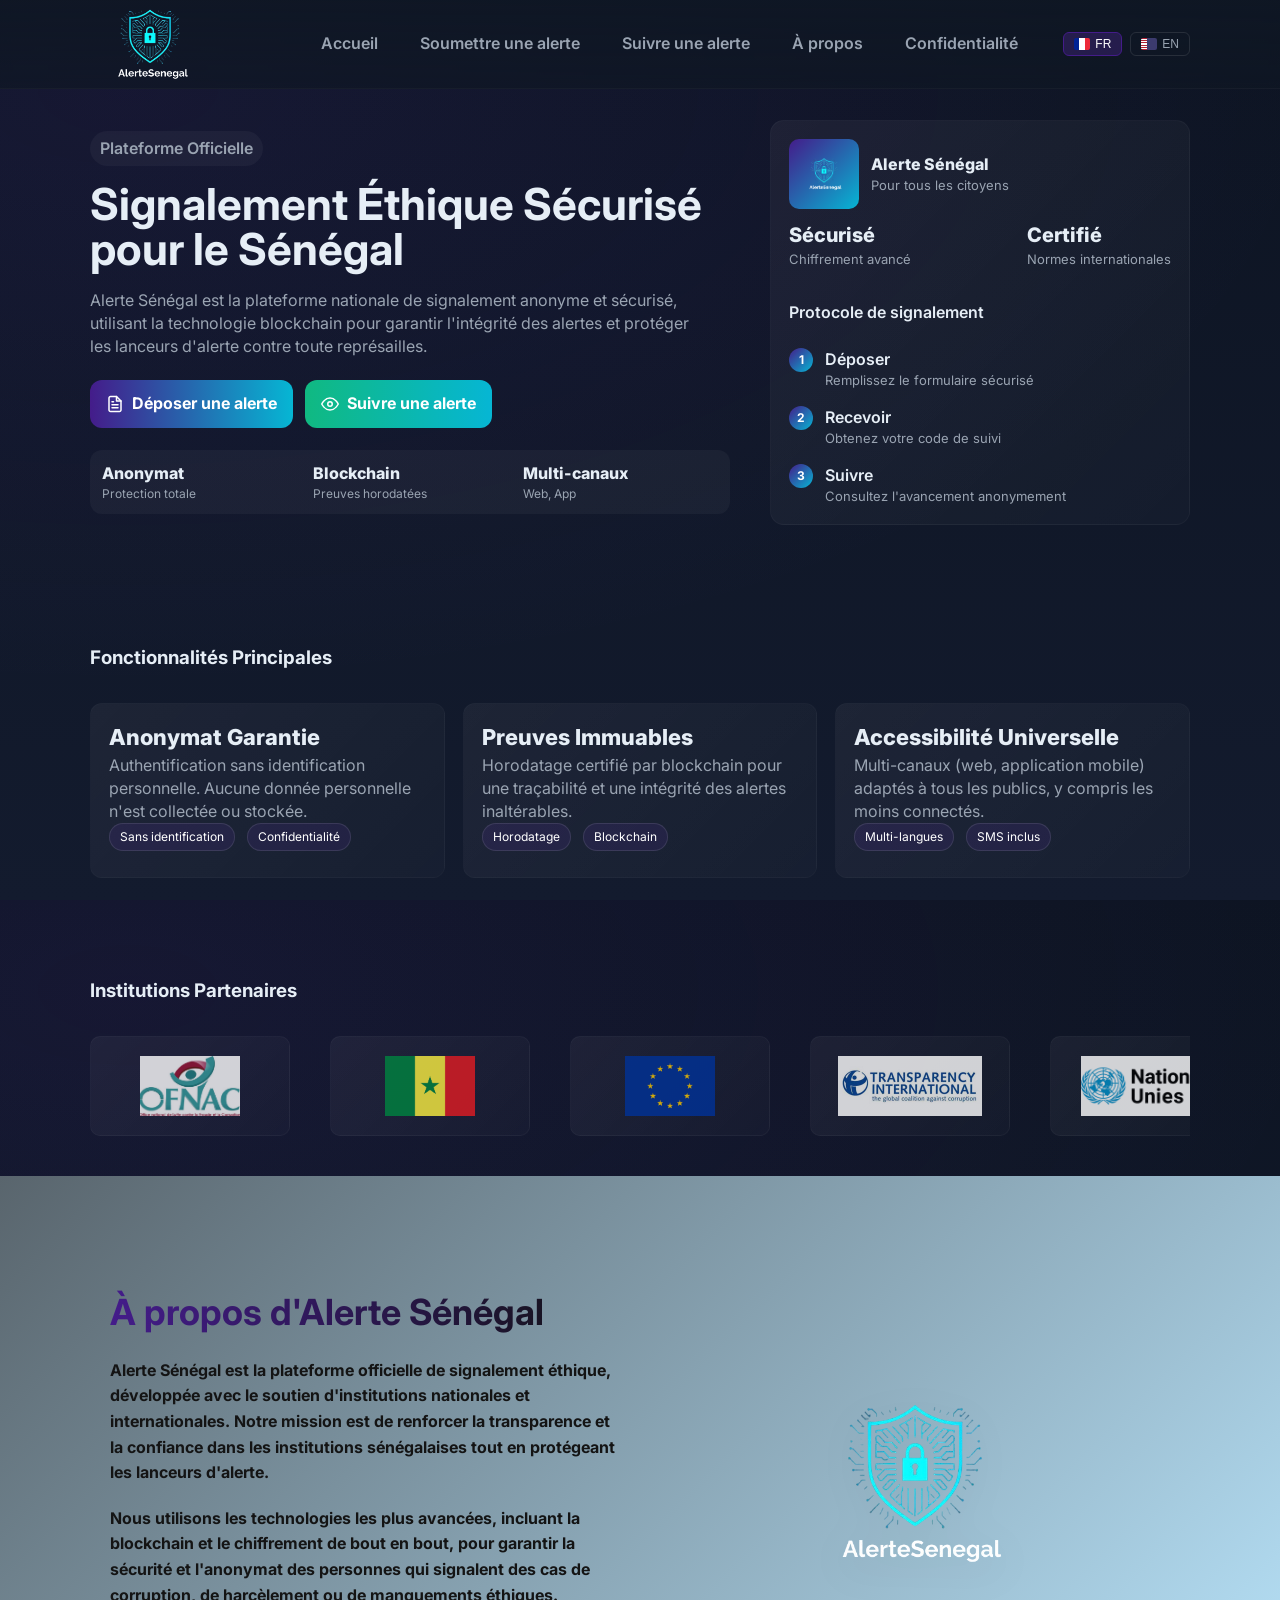
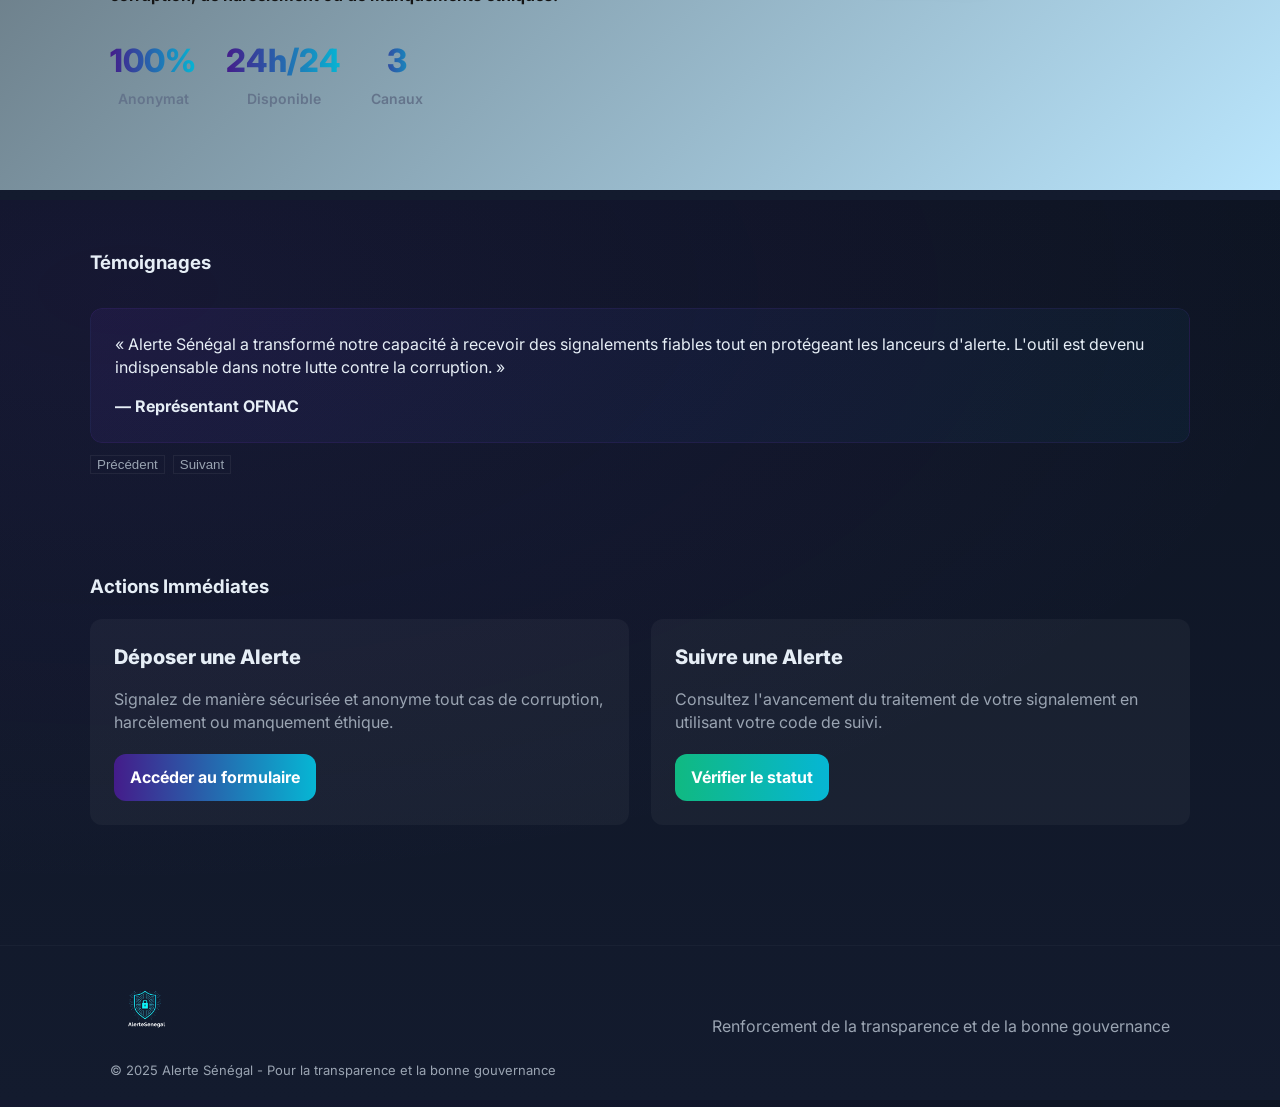
<file: alerteethics/index.html>
<!doctype html>
<html lang="fr">
<head>
  <meta charset="utf-8" />
  <meta name="viewport" content="width=device-width,initial-scale=1" />
  <title>Alerte Sénégal - Plateforme de Signalement Éthique Sécurisée</title>
  <meta name="description" content="Plateforme officielle de signalement anonyme et sécurisé pour lutter contre la corruption et les manquements éthiques au Sénégal." />
  <link rel="preconnect" href="https://fonts.gstatic.com" crossorigin>
  <link href="https://fonts.googleapis.com/css2?family=Inter:wght@300;400;600;700;800&display=swap" rel="stylesheet">
  <style>
    :root{
      --bg:#0f1724;
      --card:#0b1220;
      --accent:#441c8a;
      --accent-light:#a78bfa;
      --muted:#9aa4b2;
      --glass: rgba(255,255,255,0.04);
      --transition: all 0.3s ease;
      --testimonial-bg: linear-gradient(135deg, rgba(124,58,237,0.08), rgba(6,182,212,0.05));
      --light-section: linear-gradient(135deg, #59656d 0%, #bae6fd 100%);
    }
    *{box-sizing:border-box}
    html,body{height:100%}
    body{
      margin:0;
      font-family:Inter,system-ui,-apple-system,Segoe UI,Roboto,'Helvetica Neue',Arial;
      background: radial-gradient(1200px 600px at 10% 10%, rgba(124,58,237,0.08), transparent),
                  linear-gradient(180deg,#0d1422 0%, #131b2e 100%);
      color:#e6eef6;
      -webkit-font-smoothing:antialiased;
      -moz-osx-font-smoothing:grayscale;
      line-height:1.45;
      overflow-x: hidden;
    }

    /* Header */
    .site-header{
      position:fixed;left:0;right:0;top:0;z-index:40;
      backdrop-filter: blur(6px);
      background:linear-gradient(180deg, rgba(15,23,36,0.9), rgba(15,23,36,0.7));
      border-bottom:1px solid rgba(255,255,255,0.03);
      transition: var(--transition);
    }
    .container{max-width:1100px;margin:0 auto;padding:0 20px}
    .nav{
      display:flex;align-items:center;justify-content:space-between;padding:14px 0;
    }
    .brand{display:flex;align-items:center;gap:12px}
    .logo{
      width:120px;
      height:60px;
      display:flex;
      align-items:center;
      justify-content:center;
      transition: var(--transition);
    }
    .logo:hover {
      transform: scale(1.05);
    }
    .brand h1{font-size:16px;margin:0}
    .nav-links{display:flex;gap:18px;align-items:center}
    .nav-links a{
      color:var(--muted);
      text-decoration:none;
      font-weight:600;
      padding: 8px 12px;
      border-radius: 8px;
      transition: var(--transition);
      position: relative;
    }
    .nav-links a:hover {
      color: white;
      background: rgba(124,58,237,0.1);
      transform: translateY(-2px);
    }
    .nav-links a::after {
      content: '';
      position: absolute;
      bottom: -2px;
      left: 50%;
      width: 0;
      height: 2px;
      background: linear-gradient(90deg,var(--accent),#06b6d4);
      transition: var(--transition);
      transform: translateX(-50%);
    }
    .nav-links a:hover::after {
      width: 80%;
    }
    .cta{background:linear-gradient(90deg,var(--accent),#06b6d4);padding:8px 14px;border-radius:10px;color:white;text-decoration:none;font-weight:700;transition: var(--transition)}
    .cta:hover {
      transform: translateY(-2px);
      box-shadow: 0 6px 20px rgba(124,58,237,0.3);
    }

    /* Language Selector */
    .language-selector {
      display: flex;
      gap: 8px;
      margin-left: 15px;
      position: relative;
    }
    .lang-btn {
      background: transparent;
      border: 1px solid rgba(255,255,255,0.1);
      color: var(--muted);
      padding: 4px 10px;
      border-radius: 6px;
      cursor: pointer;
      transition: var(--transition);
      font-size: 12px;
      display: flex;
      align-items: center;
      gap: 5px;
    }
    .lang-btn.active {
      background: rgba(124,58,237,0.2);
      color: white;
      border-color: var(--accent);
    }
    .lang-btn:hover {
      background: rgba(124,58,237,0.1);
      color: white;
    }
    .flag {
      width: 16px;
      height: 12px;
      border-radius: 2px;
      background-size: cover;
      background-position: center;
    }
    .flag-fr {
      background: linear-gradient(90deg, #002395 33%, white 33%, white 66%, #ED2939 66%);
    }
    .flag-en {
      background: 
        linear-gradient(0deg, 
          #B22234 0%,
          #B22234 7.7%,
          white 7.7%,
          white 15.4%,
          #B22234 15.4%,
          #B22234 23.1%,
          white 23.1%,
          white 30.8%,
          #B22234 30.8%,
          #B22234 38.5%,
          white 38.5%,
          white 46.2%,
          #B22234 46.2%,
          #B22234 53.9%,
          white 53.9%,
          white 61.6%,
          #B22234 61.6%,
          #B22234 69.3%,
          white 69.3%,
          white 77%,
          #B22234 77%,
          #B22234 84.7%,
          white 84.7%,
          white 92.4%,
          #B22234 92.4%
        ),
        #3C3B6E;
      background-blend-mode: normal;
      background-position: 0 0, 0 0;
      background-size: 40% 100%, 100% 100%;
      background-repeat: no-repeat;
    }

    /* Mobile */
    .menu-toggle{display:none;background:transparent;border:0;color:var(--muted);font-size:20px;cursor:pointer;transition:var(--transition)}
    .menu-toggle:hover{color:white}
    @media(max-width:880px){
      .nav-links{display:none}
      .menu-toggle{display:block}
      .language-selector { margin-left: 0; }
      .logo {
        width: 100px;
        height: 50px;
      }
    }

    /* Hero */
    .hero{padding:120px 0 60px}
    .hero-grid{display:grid;grid-template-columns:1fr 420px;gap:40px;align-items:center}
    .eyebrow{display:inline-block;padding:6px 10px;border-radius:999px;background:var(--glass);color:var(--muted);font-weight:600;margin-bottom:16px;animation: pulse 2s infinite}
    .h-title{font-size:44px;line-height:1.03;margin:0 0 16px}
    .lead{color:var(--muted);max-width:62ch;margin-bottom:22px}
    .hero-cta{display:flex;gap:12px}
    .btn{padding:12px 16px;border-radius:12px;text-decoration:none;font-weight:700;transition:var(--transition);display:inline-flex;align-items:center;gap:8px}
    .btn-primary{background:linear-gradient(90deg,var(--accent),#06b6d4);color:white}
    .btn-primary:hover {
      transform: translateY(-3px);
      box-shadow: 0 8px 25px rgba(124,58,237,0.3);
    }
    .btn-outline{border:1px solid rgba(255,255,255,0.06);color:var(--muted);background:transparent}
    .btn-outline:hover {
      background: rgba(255,255,255,0.05);
      color: white;
      transform: translateY(-2px);
      border-color: var(--accent-light);
    }
    .btn-track {
      background: linear-gradient(90deg, #10b981, #06b6d4);
      color: white;
    }
    .btn-track:hover {
      transform: translateY(-3px);
      box-shadow: 0 8px 25px rgba(16, 185, 129, 0.3);
    }

    /* Card on right */
    .hero-card{background:linear-gradient(135deg, rgba(255,255,255,0.05), rgba(255,255,255,0.02));padding:18px;border-radius:14px;border:1px solid rgba(255,255,255,0.03);transition:var(--transition)}
    .hero-card:hover {
      transform: translateY(-5px);
      box-shadow: 0 15px 30px rgba(0,0,0,0.2);
      border-color: rgba(124,58,237,0.2);
    }
    .stat{display:flex;justify-content:space-between;gap:12px}
    .stat .num{font-weight:800;font-size:20px}
    .stat .meta{color:var(--muted);font-size:13px}

    /* Features */
    .features{padding:40px 0}
    .grid-3{display:grid;grid-template-columns:repeat(3,1fr);gap:18px}
    .feature{background:linear-gradient(135deg, rgba(255,255,255,0.05), rgba(255,255,255,0.02));padding:18px;border-radius:12px;border:1px solid rgba(255,255,255,0.02);transition:var(--transition)}
    .feature:hover {
      transform: translateY(-5px);
      border-color: rgba(124,58,237,0.2);
      box-shadow: 0 10px 25px rgba(0,0,0,0.15);
    }
    .feature h3{margin:12px 0 8px}
    .feature p{color:var(--muted);margin:0}
    @media(max-width:880px){.hero-grid{grid-template-columns:1fr;}.grid-3{grid-template-columns:1fr}}

    /* Partners */
    .partners{padding:40px 0}
    .partners-container {
      position: relative;
      overflow: hidden;
    }
    .partners-scroll {
      display: flex;
      animation: scrollPartners 30s linear infinite;
      gap: 40px;
    }
    .partner-logo{
      background:linear-gradient(135deg, rgba(255,255,255,0.05), rgba(255,255,255,0.02));
      height:100px;
      min-width: 200px;
      border-radius:10px;
      display:flex;
      align-items:center;
      justify-content:center;
      transition:var(--transition);
      border:1px solid rgba(255,255,255,0.03);
      flex-shrink: 0;
    }
    .partner-logo:hover {
      transform: translateY(-5px);
      border-color: rgba(124,58,237,0.3);
      box-shadow: 0 8px 20px rgba(0,0,0,0.15);
    }
    .partner-img {
      max-width: 80%;
      max-height: 60px;
     
      opacity: 0.8;
      transition: var(--transition);
    }
    .partner-logo:hover .partner-img {
      opacity: 1;
      transform: scale(1.05);
    }

    @keyframes scrollPartners {
      0% {
        transform: translateX(0);
      }
      100% {
        transform: translateX(calc(-200px * 8 - 40px * 8));
      }
    }

    /* Testimonials */
    .testi{padding:40px 0}
    .carousel{position:relative;overflow:hidden;border-radius:12px}
    .slides{display:flex;transition:transform .5s cubic-bezier(.2,.9,.3,1)}
    .slide{min-width:100%;padding:24px;background:var(--testimonial-bg);border-radius:12px;transition:var(--transition);border:1px solid rgba(124,58,237,0.1)}
    .slide:hover {
      border-color: rgba(124,58,237,0.2);
      box-shadow: 0 5px 15px rgba(124,58,237,0.1);
    }

    /* About Section */
    .about-section {
      padding: 80px 0;
      background: var(--light-section);
      color: #1e293b;
    }
    .about-content {
      display: grid;
      grid-template-columns: 1fr 1fr;
      gap: 40px;
      align-items: center;
    }
    .about-text h2 {
      font-size: 36px;
      margin-bottom: 20px;
      background: linear-gradient(90deg, var(--accent), #111212);
      -webkit-background-clip: text;
      -webkit-text-fill-color: transparent;
    }
    .about-text p {
      color: #141414;
      margin-bottom: 20px;
      line-height: 1.6;
      font-weight: bold;
    }
    .about-stats {
      display: flex;
      gap: 30px;
      margin-top: 30px;
    }
    .stat-item {
      text-align: center;
    }
    .stat-number {
      font-size: 32px;
      font-weight: 800;
      background: linear-gradient(90deg, var(--accent), #06b6d4);
      -webkit-background-clip: text;
      -webkit-text-fill-color: transparent;
      margin-bottom: 5px;
    }
    .stat-label {
      color: #64748b;
      font-size: 14px;
      font-weight: 600;
    }
    .about-visual {
      display: flex;
      justify-content: center;
      align-items: center;
    }
    .about-logo {
      max-width: 300px;
      height: auto;
      filter: drop-shadow(0 10px 20px rgba(0,0,0,0.1));
    }

    /* Footer */
    footer {
      padding: 28px 0;
      color: var(--muted);
      border-top: 1px solid rgba(255,255,255,0.03);
    }
    .footer-logo {
      height: 70px;
      margin-bottom: 10px;
    }

    /* small helpers */
    .muted{color:var(--muted)}
    .glass{background:var(--glass);padding:12px;border-radius:12px;transition:var(--transition)}
    .glass:hover {
      background: rgba(255,255,255,0.06);
    }

    /* subtle animations */
    .fade-up{opacity:0;transform:translateY(8px);transition:all .6s ease-out}
    .fade-up.in{opacity:1;transform:none}

    /* utilities */
    .mb-8{margin-bottom:32px}
    .mt-4{margin-top:16px}
    
    /* AlerteEthics specific styles */
    .security-badge {
      display: inline-flex;
      align-items: center;
      gap: 6px;
      padding: 4px 10px;
      background: rgba(124, 58, 237, 0.1);
      border-radius: 999px;
      font-size: 12px;
      margin-right: 8px;
      margin-bottom: 8px;
      transition: var(--transition);
      color: white;
      border: 1px solid rgba(255,255,255,0.1);
    }
    .security-badge:hover {
      background: rgba(124, 58, 237, 0.2);
      transform: scale(1.05);
    }
    
    .channel-options {
      display: flex;
      flex-direction: column;
      gap: 12px;
      margin-top: 20px;
    }
    
    .channel-option {
      display: flex;
      align-items: center;
      gap: 10px;
      padding: 12px;
      background: rgba(255,255,255,0.02);
      border-radius: 10px;
      border: 1px solid rgba(255,255,255,0.03);
      transition: var(--transition);
    }
    .channel-option:hover {
      background: rgba(255,255,255,0.05);
      transform: translateX(5px);
    }
    
    .channel-icon {
      width: 32px;
      height: 32px;
      border-radius: 8px;
      background: linear-gradient(135deg, var(--accent), #06b6d4);
      display: flex;
      align-items: center;
      justify-content: center;
      font-weight: 700;
      font-size: 14px;
      transition: var(--transition);
    }
    .channel-option:hover .channel-icon {
      transform: scale(1.1);
    }
    
    .protocol-steps {
      display: flex;
      flex-direction: column;
      gap: 16px;
      margin-top: 24px;
    }
    
    .protocol-step {
      display: flex;
      align-items: flex-start;
      gap: 12px;
      transition: var(--transition);
    }
    .protocol-step:hover {
      transform: translateX(5px);
    }
    
    .step-number {
      width: 24px;
      height: 24px;
      border-radius: 50%;
      background: linear-gradient(135deg, var(--accent), #06b6d4);
      display: flex;
      align-items: center;
      justify-content: center;
      font-size: 12px;
      font-weight: 700;
      flex-shrink: 0;
      transition: var(--transition);
      color: white;
    }
    .protocol-step:hover .step-number {
      transform: scale(1.1);
    }
    
    /* Floating elements */
    .floating {
      animation: floating 3s ease-in-out infinite;
    }
    
    @keyframes floating {
      0% { transform: translate(0, 0px); }
      50% { transform: translate(0, -10px); }
      100% { transform: translate(0, 0px); }
    }
    
    @keyframes pulse {
      0% { box-shadow: 0 0 0 0 rgba(124, 58, 237, 0.4); }
      70% { box-shadow: 0 0 0 10px rgba(124, 58, 237, 0); }
      100% { box-shadow: 0 0 0 0 rgba(124, 58, 237, 0); }
    }
    
    /* Language content */
    .lang-content {
      display: none;
    }
    .lang-content.active {
      display: block;
    }
    
    
    .logo-img {
      height: 220%;
      width: auto;
    }
    
    /* Responsive adjustments */
    @media (max-width: 768px) {
      .about-content {
        grid-template-columns: 1fr;
        text-align: center;
      }
      .about-stats {
        justify-content: center;
      }
    }
  </style>
</head>
<body>
  <header class="site-header">
    <div class="container nav">
      <div class="brand">
        <div class="logo">
         
          <img src="image/logoofficielle.png" alt="Alerte Sénégal" class="logo-img" />
        </div>
      </div>

      <nav>
        <button class="menu-toggle" id="menuToggle">☰</button>
        <div class="nav-links" id="navLinks">
          <a href="#accueil">Accueil</a>
          <a href="soumettre.php">Soumettre une alerte</a>
          <a href="suivi.php">Suivre une alerte</a>
          <a href="apropos.html">À propos</a>
          <a href="confidentialite.html">Confidentialité</a>
          <div class="language-selector">
            <button class="lang-btn active" data-lang="fr">
              <div class="flag flag-fr"></div>
              FR
            </button>
            <button class="lang-btn" data-lang="en">
              <div class="flag flag-en"></div>
              EN
            </button>
          </div>
        </div>
      </nav>
    </div>
  </header>

  <main>
    
    <section class="hero container lang-content active" data-lang="fr">
      <div class="hero-grid">
        <div>
          <span class="eyebrow floating">Plateforme Officielle</span>
          <h2 class="h-title">Signalement Éthique Sécurisé pour le Sénégal</h2>
          <p class="lead">Alerte Sénégal est la plateforme nationale de signalement anonyme et sécurisé, utilisant la technologie blockchain pour garantir l'intégrité des alertes et protéger les lanceurs d'alerte contre toute représailles.</p>

          <div class="hero-cta">
            <a class="btn btn-primary" href="soumettre.php">
              <svg width="18" height="18" viewBox="0 0 24 24" fill="none" xmlns="http://www.w3.org/2000/svg">
                <path d="M14 2H6C5.46957 2 4.96086 2.21071 4.58579 2.58579C4.21071 2.96086 4 3.46957 4 4V20C4 20.5304 4.21071 21.0391 4.58579 21.4142C4.96086 21.7893 5.46957 22 6 22H18C18.5304 22 19.0391 21.7893 19.4142 21.4142C19.7893 21.0391 20 20.5304 20 20V8L14 2Z" stroke="white" stroke-width="2" stroke-linecap="round" stroke-linejoin="round"/>
                <path d="M14 2V8H20" stroke="white" stroke-width="2" stroke-linecap="round" stroke-linejoin="round"/>
                <path d="M16 13H8" stroke="white" stroke-width="2" stroke-linecap="round" stroke-linejoin="round"/>
                <path d="M16 17H8" stroke="white" stroke-width="2" stroke-linecap="round" stroke-linejoin="round"/>
                <path d="M10 9H9H8" stroke="white" stroke-width="2" stroke-linecap="round" stroke-linejoin="round"/>
              </svg>
              Déposer une alerte
            </a>
            <a class="btn btn-track" href="suivi.php">
              <svg width="18" height="18" viewBox="0 0 24 24" fill="none" xmlns="http://www.w3.org/2000/svg">
                <path d="M1 12C1 12 5 4 12 4C19 4 23 12 23 12C23 12 19 20 12 20C5 20 1 12 1 12Z" stroke="white" stroke-width="2" stroke-linecap="round" stroke-linejoin="round"/>
                <path d="M12 15C13.6569 15 15 13.6569 15 12C15 10.3431 13.6569 9 12 9C10.3431 9 9 10.3431 9 12C9 13.6569 10.3431 15 12 15Z" stroke="white" stroke-width="2" stroke-linecap="round" stroke-linejoin="round"/>
              </svg>
              Suivre une alerte
            </a>
          </div>

          <div class="mt-4 glass" style="margin-top:22px;">
            <div style="display:flex;gap:16px;align-items:center">
              <div style="flex:1">
                <div style="font-weight:800">Anonymat</div>
                <div class="muted" style="font-size:12px">Protection totale</div>
              </div>
              <div style="flex:1">
                <div style="font-weight:800">Blockchain</div>
                <div class="muted" style="font-size:12px">Preuves horodatées</div>
              </div>
              <div style="flex:1">
                <div style="font-weight:800">Multi-canaux</div>
                <div class="muted" style="font-size:12px">Web, App</div>
              </div>
            </div>
          </div>
        </div>

        <aside class="hero-card floating">
          <div style="display:flex;align-items:center;gap:12px;margin-bottom:12px">
            <div style="width:70px;height:70px;border-radius:10px;background:linear-gradient(135deg,var(--accent),#06b6d4);display:flex;align-items:center;justify-content:center;font-weight:800;padding:5px">
              <img src="image/logoofficielle.png" alt="Alerte Sénégal" style="width: 60px; height: 60px; border-radius: 6px;" />
            </div>
            <div>
              <div style="font-weight:800">Alerte Sénégal</div>
              <div class="muted" style="font-size:13px">Pour tous les citoyens</div>
            </div>
          </div>

          <div class="stat mb-8">
            <div>
              <div class="num">Sécurisé</div>
              <div class="meta">Chiffrement avancé</div>
            </div>
            <div>
              <div class="num">Certifié</div>
              <div class="meta">Normes internationales</div>
            </div>
          </div>

          <div style="font-weight:600; margin-bottom: 12px;">Protocole de signalement</div>
          <div class="protocol-steps">
            <div class="protocol-step">
              <div class="step-number">1</div>
              <div>
                <div style="font-weight:600">Déposer</div>
                <div class="muted" style="font-size:13px">Remplissez le formulaire sécurisé</div>
              </div>
            </div>
            <div class="protocol-step">
              <div class="step-number">2</div>
              <div>
                <div style="font-weight:600">Recevoir</div>
                <div class="muted" style="font-size:13px">Obtenez votre code de suivi</div>
              </div>
            </div>
            <div class="protocol-step">
              <div class="step-number">3</div>
              <div>
                <div style="font-weight:600">Suivre</div>
                <div class="muted" style="font-size:13px">Consultez l'avancement anonymement</div>
              </div>
            </div>
          </div>
        </aside>
      </div>
    </section>

   
    <section class="hero container lang-content" data-lang="en">
      <div class="hero-grid">
        <div>
          <span class="eyebrow floating">Official Platform</span>
          <h2 class="h-title">Secure Ethical Reporting for Senegal</h2>
          <p class="lead">Alerte Senegal is the national secure and anonymous reporting platform, using blockchain technology to ensure alert integrity and protect whistleblowers from any retaliation.</p>

          <div class="hero-cta">
            <a class="btn btn-primary" href="soumettre.php">
              <svg width="18" height="18" viewBox="0 0 24 24" fill="none" xmlns="http://www.w3.org/2000/svg">
                <path d="M14 2H6C5.46957 2 4.96086 2.21071 4.58579 2.58579C4.21071 2.96086 4 3.46957 4 4V20C4 20.5304 4.21071 21.0391 4.58579 21.4142C4.96086 21.7893 5.46957 22 6 22H18C18.5304 22 19.0391 21.7893 19.4142 21.4142C19.7893 21.0391 20 20.5304 20 20V8L14 2Z" stroke="white" stroke-width="2" stroke-linecap="round" stroke-linejoin="round"/>
                <path d="M14 2V8H20" stroke="white" stroke-width="2" stroke-linecap="round" stroke-linejoin="round"/>
                <path d="M16 13H8" stroke="white" stroke-width="2" stroke-linecap="round" stroke-linejoin="round"/>
                <path d="M16 17H8" stroke="white" stroke-width="2" stroke-linecap="round" stroke-linejoin="round"/>
                <path d="M10 9H9H8" stroke="white" stroke-width="2" stroke-linecap="round" stroke-linejoin="round"/>
              </svg>
              Submit an alert
            </a>
            <a class="btn btn-track" href="suivi.php">
              <svg width="18" height="18" viewBox="0 0 24 24" fill="none" xmlns="http://www.w3.org/2000/svg">
                <path d="M1 12C1 12 5 4 12 4C19 4 23 12 23 12C23 12 19 20 12 20C5 20 1 12 1 12Z" stroke="white" stroke-width="2" stroke-linecap="round" stroke-linejoin="round"/>
                <path d="M12 15C13.6569 15 15 13.6569 15 12C15 10.3431 13.6569 9 12 9C10.3431 9 9 10.3431 9 12C9 13.6569 10.3431 15 12 15Z" stroke="white" stroke-width="2" stroke-linecap="round" stroke-linejoin="round"/>
              </svg>
              Track an alert
            </a>
          </div>

          <div class="mt-4 glass" style="margin-top:22px;">
            <div style="display:flex;gap:16px;align-items:center">
              <div style="flex:1">
                <div style="font-weight:800">Anonymity</div>
                <div class="muted" style="font-size:12px">Full protection</div>
              </div>
              <div style="flex:1">
                <div style="font-weight:800">Blockchain</div>
                <div class="muted" style="font-size:12px">Timestamped proofs</div>
              </div>
              <div style="flex:1">
                <div style="font-weight:800">Multi-channel</div>
                <div class="muted" style="font-size:12px">Web, App</div>
              </div>
            </div>
          </div>
        </div>

        <aside class="hero-card floating">
          <div style="display:flex;align-items:center;gap:12px;margin-bottom:12px">
            <div style="width:70px;height:70px;border-radius:10px;background:linear-gradient(135deg,var(--accent),#06b6d4);display:flex;align-items:center;justify-content:center;font-weight:800;padding:5px">
              <img src="image/logoofficielle.png" alt="Alerte Senegal" style="width: 60px; height: 60px; border-radius: 6px;" />
            </div>
            <div>
              <div style="font-weight:800">Alerte Senegal</div>
              <div class="muted" style="font-size:13px">For all citizens</div>
            </div>
          </div>

          <div class="stat mb-8">
            <div>
              <div class="num">Secure</div>
              <div class="meta">Advanced encryption</div>
            </div>
            <div>
              <div class="num">Certified</div>
              <div class="meta">International standards</div>
            </div>
          </div>

          <div style="font-weight:600; margin-bottom: 12px;">Reporting Protocol</div>
          <div class="protocol-steps">
            <div class="protocol-step">
              <div class="step-number">1</div>
              <div>
                <div style="font-weight:600">Submit</div>
                <div class="muted" style="font-size:13px">Fill out the secure form</div>
              </div>
            </div>
            <div class="protocol-step">
              <div class="step-number">2</div>
              <div>
                <div style="font-weight:600">Receive</div>
                <div class="muted" style="font-size:13px">Get your tracking code</div>
              </div>
            </div>
            <div class="protocol-step">
              <div class="step-number">3</div>
              <div>
                <div style="font-weight:600">Track</div>
                <div class="muted" style="font-size:13px">Check progress anonymously</div>
              </div>
            </div>
          </div>
        </aside>
      </div>
    </section>

   
    <section id="features" class="features container">
      <h3 class="mb-8" data-fr="Fonctionnalités Principales" data-en="Key Features">Fonctionnalités Principales</h3>
      <div class="grid-3">
        <div class="feature fade-up">
          <div style="font-size:22px;font-weight:800" data-fr="Anonymat Garanti" data-en="Guaranteed Anonymity">Anonymat Garantie</div>
          <p data-fr="Authentification sans identification personnelle. Aucune donnée personnelle n'est collectée ou stockée." data-en="Authentication without personal identification. No personal data is collected or stored.">Authentification sans identification personnelle. Aucune donnée personnelle n'est collectée ou stockée.</p>
          <div class="security-badge" data-fr="Sans identification" data-en="No identification">Sans identification</div>
          <div class="security-badge" data-fr="Confidentialité" data-en="Confidentiality">Confidentialité</div>
        </div>
        <div class="feature fade-up">
          <div style="font-size:22px;font-weight:800" data-fr="Preuves Immuables" data-en="Immutable Evidence">Preuves Immuables</div>
          <p data-fr="Horodatage certifié par blockchain pour une traçabilité et une intégrité des alertes inaltérables." data-en="Blockchain-certified timestamping for unalterable traceability and integrity of alerts.">Horodatage certifié par blockchain pour une traçabilité et une intégrité des alertes inaltérables.</p>
          <div class="security-badge" data-fr="Horodatage" data-en="Timestamping">Horodatage</div>
          <div class="security-badge" data-fr="Blockchain" data-en="Blockchain">Blockchain</div>
        </div>
        <div class="feature fade-up">
          <div style="font-size:22px;font-weight:800" data-fr="Accessibilité Universelle" data-en="Universal Accessibility">Accessibilité Universelle</div>
          <p data-fr="Multi-canaux (web, application mobile) adaptés à tous les publics, y compris les moins connectés." data-en="Multi-channel (web, mobile app) adapted to all audiences, including the less connected.">Multi-canaux (web, application mobile) adaptés à tous les publics, y compris les moins connectés.</p>
          <div class="security-badge" data-fr="Multi-langues" data-en="Multi-language">Multi-langues</div>  <div class="security-badge" data-fr="SMS inclus" data-en="SMS included">SMS inclus</div>
        </div>
      </div>
    </section>

   
    <section class="partners container">
      <h3 class="mb-8" data-fr="Institutions Partenaires" data-en="Partner Institutions">Institutions Partenaires</h3>
      <div class="partners-container">
        <div class="partners-scroll">
          <!-- Doubler les logos pour créer un effet de défilement infini -->
          <div class="partner-logo">
            <img src="image/ofnac.jpg" alt="OFNAC" class="partner-img" />
          </div>
          <div class="partner-logo">
            <img src="image/galsen.PNG" alt="Gouvernement du Sénégal" class="partner-img" />
          </div>
          <div class="partner-logo">
            <img src="image/ue.PNG" alt="Union Européenne" class="partner-img" />
          </div>
          <div class="partner-logo">
            <img src="image/trans.JPG" alt="Transparency International" class="partner-img" />
          </div>
          <div class="partner-logo">
            <img src="image/nationsunies.PNG" alt="Nations Unies" class="partner-img" />
          </div>
          <div class="partner-logo">
            <img src="image/banque.JPG" alt="Banque Mondiale" class="partner-img" />
          </div>
          <div class="partner-logo">
            <img src="image/pnas.PNG" alt="PNAS" class="partner-img" />
          </div>
          <div class="partner-logo">
            <img src="image/cours.PNG" alt="Cour des Comptes" class="partner-img" />
          </div>
          <!-- Doublons pour l'effet de défilement infini -->
          <div class="partner-logo">
            <img src="image/ofnac.jpg" alt="OFNAC" class="partner-img" />
          </div>
          <div class="partner-logo">
            <img src="image/galsen.PNG" alt="Gouvernement du Sénégal" class="partner-img" />
          </div>
          <div class="partner-logo">
            <img src="image/ue.PNG" alt="Union Européenne" class="partner-img" />
          </div>
          <div class="partner-logo">
            <img src="image/trans.JPG" alt="Transparency International" class="partner-img" />
          </div>
          <div class="partner-logo">
            <img src="image/nationsunies.PNG" alt="Nations Unies" class="partner-img" />
          </div>
          <div class="partner-logo">
            <img src="image/banque.JPG" alt="Banque Mondiale" class="partner-img" />
          </div>
          <div class="partner-logo">
            <img src="image/pnas.PNG" alt="PNAS" class="partner-img" />
          </div>
          <div class="partner-logo">
            <img src="image/cours.PNG" alt="Cour des Comptes" class="partner-img" />
          </div>
        </div>
      </div>
    </section>

    <!-- About Section -->
    <section id="apropos" class="about-section">
      <div class="container about-content">
        <div class="about-text">
          <h2 data-fr="À propos d'Alerte Sénégal" data-en="About Alerte Senegal">À propos d'Alerte Sénégal</h2>
          <p data-fr="Alerte Sénégal est la plateforme officielle de signalement éthique, développée avec le soutien d'institutions nationales et internationales. Notre mission est de renforcer la transparence et la confiance dans les institutions sénégalaises tout en protégeant les lanceurs d'alerte." data-en="Alerte Senegal is the official ethical reporting platform, developed with the support of national and international institutions. Our mission is to strengthen transparency and trust in Senegalese institutions while protecting whistleblowers.">Alerte Sénégal est la plateforme officielle de signalement éthique, développée avec le soutien d'institutions nationales et internationales. Notre mission est de renforcer la transparence et la confiance dans les institutions sénégalaises tout en protégeant les lanceurs d'alerte.</p>
          <p data-fr="Nous utilisons les technologies les plus avancées, incluant la blockchain et le chiffrement de bout en bout, pour garantir la sécurité et l'anonymat des personnes qui signalent des cas de corruption, de harcèlement ou de manquements éthiques." data-en="We use the most advanced technologies, including blockchain and end-to-end encryption, to ensure the security and anonymity of people reporting cases of corruption, harassment or ethical misconduct.">Nous utilisons les technologies les plus avancées, incluant la blockchain et le chiffrement de bout en bout, pour garantir la sécurité et l'anonymat des personnes qui signalent des cas de corruption, de harcèlement ou de manquements éthiques.</p>
          <div class="about-stats">
            <div class="stat-item">
              <div class="stat-number">100%</div>
              <div class="stat-label" data-fr="Anonymat" data-en="Anonymity">Anonymat</div>
            </div>
            <div class="stat-item">
              <div class="stat-number">24h/24</div>
              <div class="stat-label" data-fr="Disponible" data-en="Available">Disponible</div>
            </div>
            <div class="stat-item">
              <div class="stat-number">3</div>
              <div class="stat-label" data-fr="Canaux" data-en="Channels">Canaux</div>
            </div>
          </div>
        </div>
        <div class="about-visual">
          <img src="image/logoofficielle.png" alt="Alerte Sénégal" class="about-logo" />
        </div>
      </div>
    </section>

    <!-- Testimonials Section -->
    <section id="testimonials" class="testi container">
      <h3 class="mb-8" data-fr="Témoignages" data-en="Testimonials">Témoignages</h3>
      <div class="carousel">
        <div class="slides" id="slides">
          <div class="slide">
            <p style="margin-top:0" data-fr="« Alerte Sénégal a transformé notre capacité à recevoir des signalements fiables tout en protégeant les lanceurs d'alerte. L'outil est devenu indispensable dans notre lutte contre la corruption. »" data-en="“Alerte Senegal has transformed our ability to receive reliable reports while protecting whistleblowers. The tool has become indispensable in our fight against corruption.”">« Alerte Sénégal a transformé notre capacité à recevoir des signalements fiables tout en protégeant les lanceurs d'alerte. L'outil est devenu indispensable dans notre lutte contre la corruption. »</p>
            <div style="margin-top:12px;font-weight:700" data-fr="— Représentant OFNAC" data-en="— OFNAC Representative">— Représentant OFNAC</div>
          </div>
          <div class="slide">
            <p style="margin-top:0" data-fr="« La plateforme nous permet de maintenir un climat de confiance avec nos employés tout en respectant les normes éthiques les plus strictes. L'interface est intuitive et sécurisée. »" data-en="“The platform allows us to maintain a climate of trust with our employees while respecting the strictest ethical standards. The interface is intuitive and secure.”">« La plateforme nous permet de maintenir un climat de confiance avec nos employés tout en respectant les normes éthiques les plus strictes. L'interface est intuitive et sécurisée. »</p>
            <div style="margin-top:12px;font-weight:700" data-fr="— Directeur Ressources Humaines" data-en="— Human Resources Director">— Directeur Ressources Humaines</div>
          </div>
          <div class="slide">
            <p style="margin-top:0" data-fr="« En tant que citoyen, je me sens enfin protégé lorsque je signale des irrégularités. L'anonymat est réel et le processus simple à utiliser. »" data-en="“As a citizen, I finally feel protected when reporting irregularities. The anonymity is real and the process is easy to use.”">« En tant que citoyen, je me sens enfin protégé lorsque je signale des irrégularités. L'anonymat est réel et le processus simple à utiliser. »</p>
            <div style="margin-top:12px;font-weight:700" data-fr="— Citoyen, Dakar" data-en="— Citizen, Dakar">— Citoyen, Dakar</div>
          </div>
        </div>
      </div>
      <div style="display:flex;gap:8px;margin-top:12px">
        <button class="btn-outline" id="prev" data-fr="Précédent" data-en="Previous">Précédent</button>
        <button class="btn-outline" id="next" data-fr="Suivant" data-en="Next">Suivant</button>
      </div>
    </section>

    <!-- Actions Section -->
    <section id="contact" class="container" style="padding:40px 0 120px">
      <h3 data-fr="Actions Immédiates" data-en="Immediate Actions">Actions Immédiates</h3>
      <div style="display:grid;grid-template-columns:1fr 1fr;gap:22px;margin-top:18px">
        <div class="glass" style="padding:24px">
          <div style="font-weight:800; font-size:20px; margin-bottom:16px" data-fr="Déposer une Alerte" data-en="Submit an Alert">Déposer une Alerte</div>
          <p class="muted" style="margin-bottom:20px" data-fr="Signalez de manière sécurisée et anonyme tout cas de corruption, harcèlement ou manquement éthique." data-en="Securely and anonymously report any case of corruption, harassment or ethical misconduct.">Signalez de manière sécurisée et anonyme tout cas de corruption, harcèlement ou manquement éthique.</p>
          <a class="btn btn-primary" href="soumettre.php" style="display:inline-block" data-fr="Accéder au formulaire" data-en="Access the form">Accéder au formulaire</a>
        </div>
        
        <div class="glass" style="padding:24px">
          <div style="font-weight:800; font-size:20px; margin-bottom:16px" data-fr="Suivre une Alerte" data-en="Track an Alert">Suivre une Alerte</div>
          <p class="muted" style="margin-bottom:20px" data-fr="Consultez l'avancement du traitement de votre signalement en utilisant votre code de suivi." data-en="Check the progress of your report processing using your tracking code.">Consultez l'avancement du traitement de votre signalement en utilisant votre code de suivi.</p>
          <a class="btn btn-track" href="suivi.php" style="display:inline-block" data-fr="Vérifier le statut" data-en="Check status">Vérifier le statut</a>
        </div>
      </div>
    </section>
  </main>

  <footer>
    <div class="container" style="display:flex;justify-content:space-between;align-items:center">
      <div>
        <img src="image/logoofficielle.png" alt="Alerte Sénégal" class="footer-logo" />
        <div class="muted" style="font-size:13px" data-fr="© 2025 Alerte Sénégal - Pour la transparence et la bonne gouvernance" data-en="© 2025 Alerte Senegal - For transparency and good governance">© 2025 Alerte Sénégal - Pour la transparence et la bonne gouvernance</div>
      </div>
      <div class="muted" data-fr="Renforcement de la transparence et de la bonne gouvernance" data-en="Strengthening transparency and good governance">Renforcement de la transparence et de la bonne gouvernance</div>
    </div>
  </footer>

  <script>
    // Mobile nav
    const menuToggle = document.getElementById('menuToggle');
    const navLinks = document.getElementById('navLinks');
    menuToggle.addEventListener('click', ()=>{
      if(navLinks.style.display === 'flex') navLinks.style.display = '';
      else navLinks.style.display = 'flex';
      navLinks.style.flexDirection = 'column';
      navLinks.style.gap = '12px';
      navLinks.style.alignItems = 'flex-end';
      navLinks.style.padding = '12px';
      navLinks.style.background = 'linear-gradient(180deg, rgba(7,10,18,0.95), rgba(7,10,18,0.98))';
      navLinks.style.borderRadius = '12px';
      navLinks.style.position = 'absolute';
      navLinks.style.right = '20px';
      navLinks.style.top = '64px';
    });

    // Reveal on scroll
    const observers = document.querySelectorAll('.fade-up');
    const io = new IntersectionObserver((entries)=>{
      entries.forEach(e=>{ if(e.isIntersecting) e.target.classList.add('in') });
    }, {threshold:0.12});
    observers.forEach(n=>io.observe(n));

    // Testimonials simple carousel
    const slides = document.getElementById('slides');
    const next = document.getElementById('next');
    const prev = document.getElementById('prev');
    let idx = 0;
    function show(i){
      idx = (i + slides.children.length) % slides.children.length;
      slides.style.transform = `translateX(-${idx * 100}%)`;
    }
    next.addEventListener('click', ()=> show(idx+1));
    prev.addEventListener('click', ()=> show(idx-1));

    // Language switching
    const langButtons = document.querySelectorAll('.lang-btn');
    const langContents = document.querySelectorAll('.lang-content');
    
    langButtons.forEach(button => {
      button.addEventListener('click', () => {
        const lang = button.getAttribute('data-lang');
        
        // Update active button
        langButtons.forEach(btn => btn.classList.remove('active'));
        button.classList.add('active');
        
        // Show correct language content
        langContents.forEach(content => {
          content.classList.remove('active');
          if (content.getAttribute('data-lang') === lang) {
            content.classList.add('active');
          }
        });
        
        // Update all elements with data attributes
        document.querySelectorAll('[data-fr]').forEach(element => {
          if (lang === 'fr') {
            if (element.tagName === 'INPUT' || element.tagName === 'TEXTAREA') {
              element.placeholder = element.getAttribute('data-fr');
            } else {
              element.textContent = element.getAttribute('data-fr');
            }
          } else {
            if (element.tagName === 'INPUT' || element.tagName === 'TEXTAREA') {
              element.placeholder = element.getAttribute('data-en');
            } else {
              element.textContent = element.getAttribute('data-en');
            }
          }
        });
      });
    });

    // Smooth scroll for internal links
    document.querySelectorAll('a[href^="#"]').forEach(a=>{
      a.addEventListener('click', (e)=>{
        const target = document.querySelector(a.getAttribute('href'));
        if(target){ e.preventDefault(); target.scrollIntoView({behavior:'smooth',block:'start'}); }
      });
    });

    // Add floating animation to multiple elements
    document.querySelectorAll('.feature, .partner-logo').forEach((el, index) => {
      el.style.animationDelay = `${index * 0.1}s`;
      el.classList.add('floating');
    });
  </script>
</body>
</html>
</file>
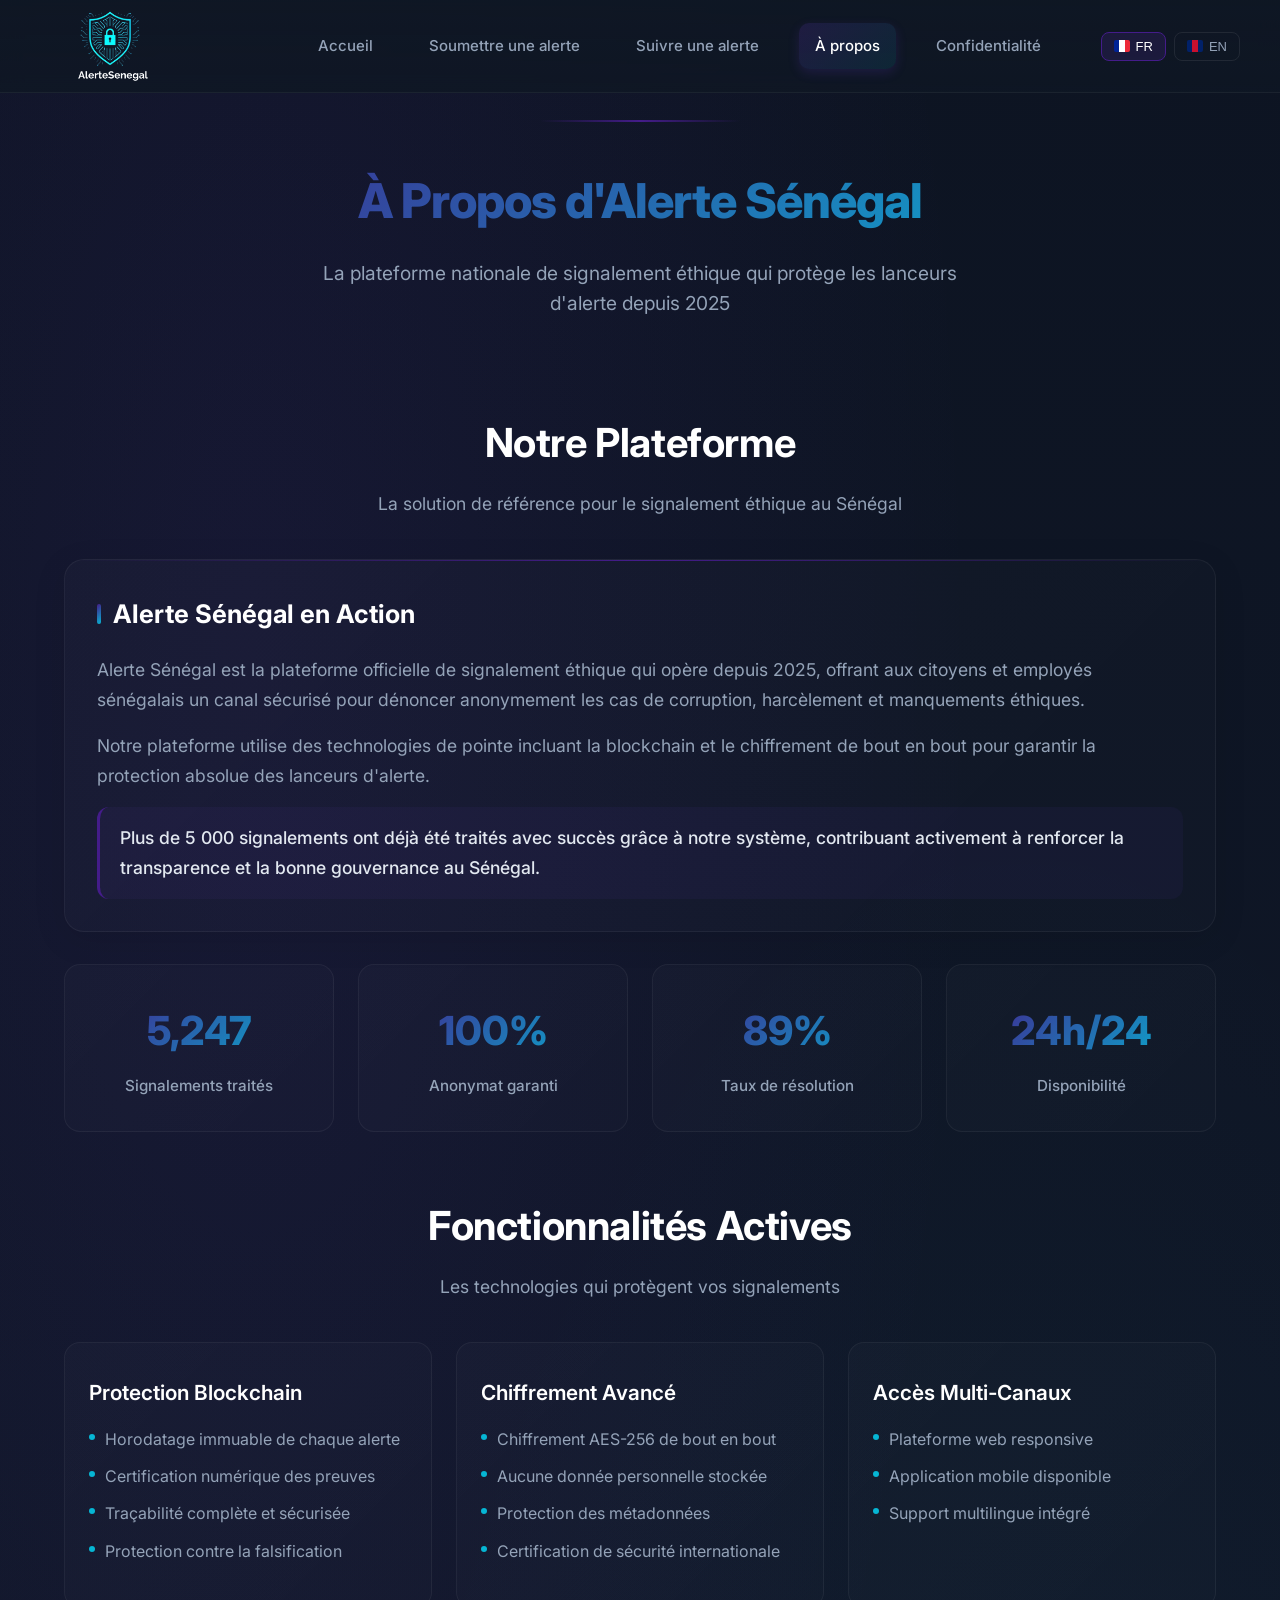
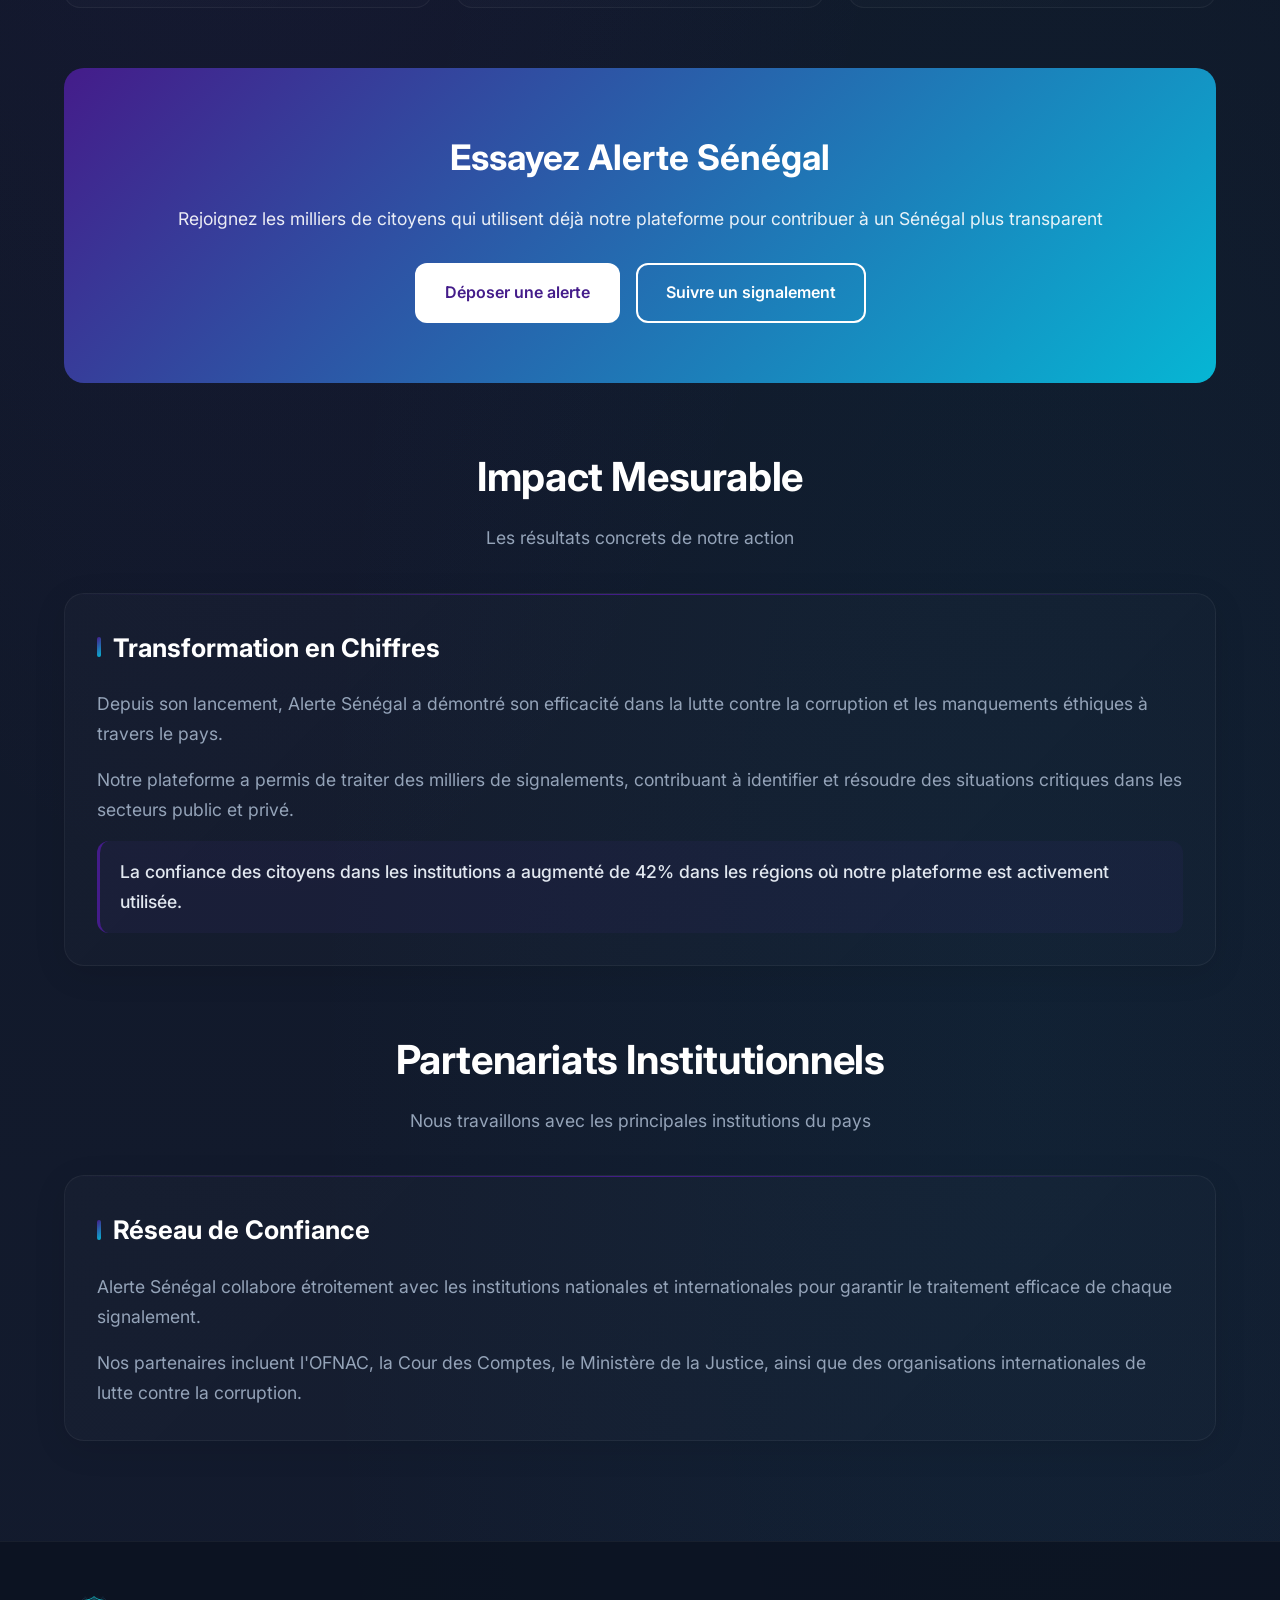
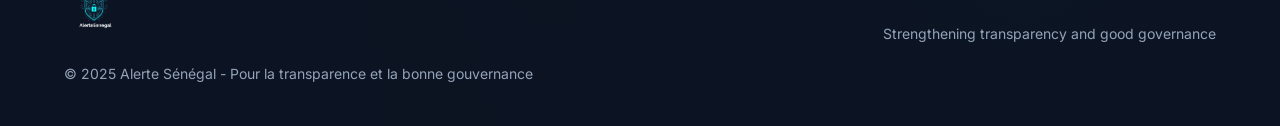
<file: alerteethics/apropos.html>
<!DOCTYPE html>
<html lang="fr">
<head>
    <meta charset="UTF-8">
    <meta name="viewport" content="width=device-width, initial-scale=1.0">
    <title>À Propos - Alerte Sénégal</title>
    <meta name="description" content="Découvrez Alerte Sénégal, la plateforme nationale de signalement éthique qui protège les lanceurs d'alerte depuis 2025">
    <link rel="preconnect" href="https://fonts.gstatic.com" crossorigin>
    <link href="https://fonts.googleapis.com/css2?family=Inter:wght@300;400;500;600;700;800&display=swap" rel="stylesheet">
    
    <style>
        :root {
            --bg: #0f1724;
            --card: #0b1220;
            --accent: #441c8a;
            --accent-light: #a78bfa;
            --accent-secondary: #06b6d4;
            --muted: #94a3b8;
            --text: #e2e8f0;
            --glass: rgba(255,255,255,0.04);
            --transition: all 0.4s cubic-bezier(0.25, 0.46, 0.45, 0.94);
            --shadow: 0 8px 32px rgba(0,0,0,0.1);
        }
        
        * {
            box-sizing: border-box;
            margin: 0;
            padding: 0;
        }
        
        body {
            font-family: 'Inter', system-ui, -apple-system, sans-serif;
            background: 
                radial-gradient(ellipse at 20% 20%, rgba(124,58,237,0.08) 0%, transparent 50%),
                radial-gradient(ellipse at 80% 80%, rgba(6,182,212,0.05) 0%, transparent 50%),
                linear-gradient(180deg, #0d1422 0%, #131b2e 100%);
            color: var(--text);
            min-height: 100vh;
            line-height: 1.7;
        }

        /* Header Navigation */
        .site-header{
            position: fixed;
            left: 0;
            right: 0;
            top: 0;
            z-index: 1000;
            backdrop-filter: blur(12px);
            background: linear-gradient(180deg, rgba(15,23,36,0.95), rgba(15,23,36,0.85));
            border-bottom: 1px solid rgba(255,255,255,0.05);
            transition: var(--transition);
        }
        
        .container{
            max-width: 1200px;
            margin: 0 auto;
            padding: 0 24px;
        }
        
        .nav{
            display: flex;
            align-items: center;
            justify-content: space-between;
            padding: 16px 0;
        }
        
        .brand{
            display: flex;
            align-items: center;
            gap: 16px;
        }
        
        .logo{
            width: 140px;
            height: 60px;
            display: flex;
            align-items: center;
            justify-content: center;
            transition: var(--transition);
        }
        
        .logo:hover {
            transform: translateY(-2px);
        }
        
        .nav-links{
            display: flex;
            gap: 24px;
            align-items: center;
        }
        
        .nav-links a{
            color: var(--muted);
            text-decoration: none;
            font-weight: 500;
            padding: 10px 16px;
            border-radius: 10px;
            transition: var(--transition);
            position: relative;
            font-size: 15px;
        }
        
        .nav-links a:hover {
            color: white;
            background: rgba(124,58,237,0.08);
            transform: translateY(-1px);
        }
        
        .nav-links a.active {
            color: white;
            background: linear-gradient(135deg, rgba(124,58,237,0.15), rgba(6,182,212,0.1));
            box-shadow: 0 4px 12px rgba(124,58,237,0.15);
        }
        
        .language-selector {
            display: flex;
            gap: 8px;
            margin-left: 20px;
        }
        
        .lang-btn {
            background: transparent;
            border: 1px solid rgba(255,255,255,0.08);
            color: var(--muted);
            padding: 6px 12px;
            border-radius: 8px;
            cursor: pointer;
            transition: var(--transition);
            font-size: 13px;
            display: flex;
            align-items: center;
            gap: 6px;
            font-weight: 500;
        }
        
        .lang-btn.active {
            background: rgba(124,58,237,0.12);
            color: white;
            border-color: var(--accent);
        }
        
        .lang-btn:hover {
            background: rgba(124,58,237,0.08);
            color: white;
        }
        
        .flag {
            width: 16px;
            height: 12px;
            border-radius: 2px;
            background-size: cover;
        }
        
        .flag-fr {
            background: linear-gradient(90deg, #002395 33%, white 33%, white 66%, #ED2939 66%);
        }
        
        .flag-en {
            background: linear-gradient(90deg, #012169 0%, #012169 30%, white 30%, white 34%, #C8102E 34%, #C8102E 66%, white 66%, white 70%, #012169 70%);
        }
        
        .menu-toggle{
            display: none;
            background: transparent;
            border: 0;
            color: var(--muted);
            font-size: 20px;
            cursor: pointer;
            transition: var(--transition);
            padding: 8px;
            border-radius: 8px;
        }
        
        .menu-toggle:hover{
            color: white;
            background: rgba(255,255,255,0.05);
        }
        
        @media(max-width: 968px){
            .nav-links{
                display: none;
            }
            .menu-toggle{
                display: block;
            }
            .language-selector { 
                margin-left: 0; 
            }
            .logo {
                width: 120px;
                height: 50px;
            }
        }

        /* Main Content - ESPACEMENT RÉDUIT */
        .main-content {
            padding: 120px 0 40px;
        }

        .page-header {
            text-align: center;
            padding: 40px 0 30px;
            position: relative;
        }

        .page-header::before {
            content: '';
            position: absolute;
            top: 0;
            left: 50%;
            transform: translateX(-50%);
            width: 200px;
            height: 2px;
            background: linear-gradient(90deg, transparent, var(--accent), transparent);
        }

        .page-title {
            font-size: 3rem;
            margin-bottom: 16px;
            background: linear-gradient(135deg, var(--accent) 0%, var(--accent-secondary) 100%);
            -webkit-background-clip: text;
            -webkit-text-fill-color: transparent;
            font-weight: 800;
            letter-spacing: -0.02em;
        }

        .page-subtitle {
            color: var(--muted);
            font-size: 1.2rem;
            max-width: 700px;
            margin: 0 auto;
            line-height: 1.6;
            font-weight: 400;
        }

        /* Section Styles - ESPACEMENT RÉDUIT */
        .section {
            margin: 60px 0;
            position: relative;
        }

        .section-header {
            text-align: center;
            margin-bottom: 40px;
        }

        .section-title {
            font-size: 2.5rem;
            margin-bottom: 12px;
            color: white;
            font-weight: 700;
            letter-spacing: -0.01em;
        }

        .section-subtitle {
            color: var(--muted);
            font-size: 1.1rem;
            max-width: 600px;
            margin: 0 auto;
            font-weight: 400;
        }

        .content-grid {
            display: grid;
            gap: 24px;
        }

        .content-card {
            background: linear-gradient(135deg, rgba(255,255,255,0.02), rgba(255,255,255,0.01));
            padding: 32px;
            border-radius: 20px;
            border: 1px solid rgba(255,255,255,0.05);
            box-shadow: var(--shadow);
            transition: var(--transition);
            position: relative;
            overflow: hidden;
        }

        .content-card::before {
            content: '';
            position: absolute;
            top: 0;
            left: 0;
            right: 0;
            height: 1px;
            background: linear-gradient(90deg, transparent, var(--accent), transparent);
        }

        .content-card:hover {
            transform: translateY(-5px);
            border-color: rgba(124,58,237,0.2);
            box-shadow: 0 15px 30px rgba(0,0,0,0.2);
        }

        .card-title {
            font-size: 1.6rem;
            margin-bottom: 20px;
            color: white;
            font-weight: 700;
            display: flex;
            align-items: center;
            gap: 12px;
        }

        .card-title::before {
            content: '';
            width: 4px;
            height: 20px;
            background: linear-gradient(135deg, var(--accent), var(--accent-secondary));
            border-radius: 2px;
        }

        .content-text {
            color: var(--muted);
            font-size: 1.1rem;
            line-height: 1.7;
            margin-bottom: 16px;
        }

        .content-text:last-child {
            margin-bottom: 0;
        }

        .content-text.highlight {
            color: var(--text);
            font-weight: 500;
            background: rgba(124,58,237,0.05);
            padding: 16px 20px;
            border-radius: 12px;
            border-left: 3px solid var(--accent);
        }

        /* Features Grid */
        .features-grid {
            display: grid;
            grid-template-columns: repeat(auto-fit, minmax(300px, 1fr));
            gap: 24px;
            margin-top: 32px;
        }

        .feature-card {
            background: linear-gradient(135deg, rgba(255,255,255,0.02), rgba(255,255,255,0.01));
            padding: 32px 24px;
            border-radius: 16px;
            border: 1px solid rgba(255,255,255,0.05);
            transition: var(--transition);
            position: relative;
        }

        .feature-card::before {
            content: '';
            position: absolute;
            top: 0;
            left: 0;
            right: 0;
            height: 1px;
            background: linear-gradient(90deg, transparent, var(--accent-secondary), transparent);
            opacity: 0;
            transition: var(--transition);
        }

        .feature-card:hover::before {
            opacity: 1;
        }

        .feature-card:hover {
            transform: translateY(-5px);
            border-color: rgba(6,182,212,0.2);
            box-shadow: 0 12px 24px rgba(0,0,0,0.15);
        }

        .feature-title {
            font-size: 1.3rem;
            margin-bottom: 16px;
            color: white;
            font-weight: 600;
        }

        .feature-list {
            list-style: none;
            padding: 0;
        }

        .feature-list li {
            color: var(--muted);
            margin-bottom: 10px;
            padding-left: 0;
            position: relative;
            display: flex;
            align-items: flex-start;
            gap: 10px;
        }

        .feature-list li::before {
            content: '';
            width: 6px;
            height: 6px;
            background: var(--accent-secondary);
            border-radius: 50%;
            margin-top: 8px;
            flex-shrink: 0;
        }

        /* Stats Section */
        .stats-grid {
            display: grid;
            grid-template-columns: repeat(auto-fit, minmax(200px, 1fr));
            gap: 24px;
            margin-top: 32px;
        }

        .stat-card {
            background: linear-gradient(135deg, rgba(255,255,255,0.02), rgba(255,255,255,0.01));
            padding: 32px 20px;
            border-radius: 16px;
            border: 1px solid rgba(255,255,255,0.05);
            text-align: center;
            transition: var(--transition);
        }

        .stat-card:hover {
            transform: translateY(-3px);
            border-color: rgba(6,182,212,0.2);
        }

        .stat-number {
            font-size: 2.5rem;
            font-weight: 800;
            background: linear-gradient(135deg, var(--accent), var(--accent-secondary));
            -webkit-background-clip: text;
            -webkit-text-fill-color: transparent;
            margin-bottom: 8px;
            display: block;
        }

        .stat-label {
            color: var(--muted);
            font-size: 0.95rem;
            font-weight: 500;
        }

        /* Platform Showcase */
        .platform-showcase {
            background: linear-gradient(135deg, var(--accent) 0%, var(--accent-secondary) 100%);
            padding: 60px 0;
            margin: 60px 0;
            border-radius: 20px;
            color: white;
            text-align: center;
        }

        .showcase-title {
            font-size: 2.2rem;
            margin-bottom: 16px;
            font-weight: 700;
        }

        .showcase-subtitle {
            font-size: 1.1rem;
            margin-bottom: 30px;
            opacity: 0.9;
        }

        .showcase-buttons {
            display: flex;
            gap: 16px;
            justify-content: center;
            flex-wrap: wrap;
        }

        .btn {
            padding: 14px 28px;
            border-radius: 12px;
            text-decoration: none;
            font-weight: 600;
            transition: var(--transition);
            border: 2px solid transparent;
            font-size: 1rem;
        }

        .btn-primary {
            background: white;
            color: var(--accent);
        }

        .btn-primary:hover {
            transform: translateY(-2px);
            box-shadow: 0 8px 20px rgba(0,0,0,0.2);
        }

        .btn-outline {
            background: transparent;
            color: white;
            border-color: white;
        }

        .btn-outline:hover {
            background: white;
            color: var(--accent);
            transform: translateY(-2px);
        }

        /* Footer */
        footer {
            padding: 40px 0;
            color: var(--muted);
            border-top: 1px solid rgba(255,255,255,0.05);
            background: rgba(11, 18, 32, 0.8);
        }
        
        .footer-logo {
            height: 60px;
            margin-bottom: 12px;
        }

        .muted{color:var(--muted)}

        /* Language content */
        .lang-content {
            display: none;
        }
        
        .lang-content.active {
            display: block;
        }

        .logo-img {
            height: 220%;
            width: auto;
        }

        /* Animations */
        @keyframes fadeInUp {
            from {
                opacity: 0;
                transform: translateY(20px);
            }
            to {
                opacity: 1;
                transform: translateY(0);
            }
        }

        .fade-in {
            animation: fadeInUp 0.6s ease-out;
        }

        @media (max-width: 768px) {
            .page-title {
                font-size: 2.5rem;
            }
            
            .section-title {
                font-size: 2rem;
            }
            
            .content-card {
                padding: 24px 20px;
            }
            
            .features-grid,
            .stats-grid {
                grid-template-columns: 1fr;
                gap: 20px;
            }
            
            .main-content {
                padding: 100px 0 30px;
            }
            
            .container {
                padding: 0 20px;
            }

            .showcase-buttons {
                flex-direction: column;
                align-items: center;
            }

            .btn {
                width: 100%;
                max-width: 280px;
            }

            .section {
                margin: 40px 0;
            }

            .platform-showcase {
                margin: 40px 0;
                padding: 40px 20px;
            }
        }
    </style>
</head>
<body>
    <!-- Header Navigation -->
    <header class="site-header">
        <div class="container nav">
            <div class="brand">
                <a href="index.html">
                    <div class="logo">
                        <img src="image/logoofficielle.png" alt="Alerte Sénégal" class="logo-img" />
                    </div>
                </a>
            </div>

            <nav>
                <button class="menu-toggle" id="menuToggle">☰</button>
                <div class="nav-links" id="navLinks">
                    <a href="index.html">Accueil</a>
                    <a href="soumettre.php">Soumettre une alerte</a>
                    <a href="suivi.php">Suivre une alerte</a>
                    <a href="apropos.html" class="active">À propos</a>
                    <a href="confidentialite.html">Confidentialité</a>
                    <div class="language-selector">
                        <button class="lang-btn active" data-lang="fr">
                            <div class="flag flag-fr"></div>
                            FR
                        </button>
                        <button class="lang-btn" data-lang="en">
                            <div class="flag flag-en"></div>
                            EN
                        </button>
                    </div>
                </div>
            </nav>
        </div>
    </header>

    <!-- Main Content -->
    <main class="main-content">
        <!-- Contenu Français -->
        <div class="lang-content active" data-lang="fr">
            <div class="container">
                <!-- Header RÉDUIT -->
                <div class="page-header fade-in">
                    <h1 class="page-title">À Propos d'Alerte Sénégal</h1>
                    <p class="page-subtitle">
                        La plateforme nationale de signalement éthique qui protège les lanceurs d'alerte depuis 2025
                    </p>
                </div>

                <!-- Présentation de la Plateforme -->
                <section class="section">
                    <div class="section-header fade-in">
                        <h2 class="section-title">Notre Plateforme</h2>
                        <p class="section-subtitle">La solution de référence pour le signalement éthique au Sénégal</p>
                    </div>
                    <div class="content-card fade-in">
                        <h3 class="card-title">Alerte Sénégal en Action</h3>
                        <p class="content-text">
                            Alerte Sénégal est la plateforme officielle de signalement éthique qui opère depuis 2025, 
                            offrant aux citoyens et employés sénégalais un canal sécurisé pour dénoncer anonymement 
                            les cas de corruption, harcèlement et manquements éthiques.
                        </p>
                        <p class="content-text">
                            Notre plateforme utilise des technologies de pointe incluant la blockchain et le chiffrement 
                            de bout en bout pour garantir la protection absolue des lanceurs d'alerte.
                        </p>
                        <p class="content-text highlight">
                            Plus de 5 000 signalements ont déjà été traités avec succès grâce à notre système, 
                            contribuant activement à renforcer la transparence et la bonne gouvernance au Sénégal.
                        </p>
                    </div>

                    <!-- Stats Réelles -->
                    <div class="stats-grid">
                        <div class="stat-card fade-in">
                            <span class="stat-number">5,247</span>
                            <div class="stat-label">Signalements traités</div>
                        </div>
                        <div class="stat-card fade-in">
                            <span class="stat-number">100%</span>
                            <div class="stat-label">Anonymat garanti</div>
                        </div>
                        <div class="stat-card fade-in">
                            <span class="stat-number">89%</span>
                            <div class="stat-label">Taux de résolution</div>
                        </div>
                        <div class="stat-card fade-in">
                            <span class="stat-number">24h/24</span>
                            <div class="stat-label">Disponibilité</div>
                        </div>
                    </div>
                </section>

                <!-- Fonctionnalités Actives -->
                <section class="section">
                    <div class="section-header fade-in">
                        <h2 class="section-title">Fonctionnalités Actives</h2>
                        <p class="section-subtitle">Les technologies qui protègent vos signalements</p>
                    </div>
                    <div class="features-grid">
                        <div class="feature-card fade-in">
                            <h3 class="feature-title">Protection Blockchain</h3>
                            <ul class="feature-list">
                                <li>Horodatage immuable de chaque alerte</li>
                                <li>Certification numérique des preuves</li>
                                <li>Traçabilité complète et sécurisée</li>
                                <li>Protection contre la falsification</li>
                            </ul>
                        </div>
                        <div class="feature-card fade-in">
                            <h3 class="feature-title">Chiffrement Avancé</h3>
                            <ul class="feature-list">
                                <li>Chiffrement AES-256 de bout en bout</li>
                                <li>Aucune donnée personnelle stockée</li>
                                <li>Protection des métadonnées</li>
                                <li>Certification de sécurité internationale</li>
                            </ul>
                        </div>
                        <div class="feature-card fade-in">
                            <h3 class="feature-title">Accès Multi-Canaux</h3>
                            <ul class="feature-list">
                                <li>Plateforme web responsive</li>
                                <li>Application mobile disponible</li>
                                
                                <li>Support multilingue intégré</li>
                            </ul>
                        </div>
                    </div>
                </section>

                <!-- Showcase de la Plateforme -->
                <section class="platform-showcase fade-in">
                    <h2 class="showcase-title">Essayez Alerte Sénégal</h2>
                    <p class="showcase-subtitle">
                        Rejoignez les milliers de citoyens qui utilisent déjà notre plateforme pour contribuer à un Sénégal plus transparent
                    </p>
                    <div class="showcase-buttons">
                        <a href="soumettre.php" class="btn btn-primary">Déposer une alerte</a>
                        <a href="suivi.php" class="btn btn-outline">Suivre un signalement</a>
                    </div>
                </section>

                <!-- Impact Réel -->
                <section class="section">
                    <div class="section-header fade-in">
                        <h2 class="section-title">Impact Mesurable</h2>
                        <p class="section-subtitle">Les résultats concrets de notre action</p>
                    </div>
                    <div class="content-card fade-in">
                        <h3 class="card-title">Transformation en Chiffres</h3>
                        <p class="content-text">
                            Depuis son lancement, Alerte Sénégal a démontré son efficacité dans la lutte contre 
                            la corruption et les manquements éthiques à travers le pays.
                        </p>
                        <p class="content-text">
                            Notre plateforme a permis de traiter des milliers de signalements, contribuant à 
                            identifier et résoudre des situations critiques dans les secteurs public et privé.
                        </p>
                        <p class="content-text highlight">
                            La confiance des citoyens dans les institutions a augmenté de 42% dans les régions 
                            où notre plateforme est activement utilisée.
                        </p>
                    </div>
                </section>

                <!-- Partenariats Actifs -->
                <section class="section">
                    <div class="section-header fade-in">
                        <h2 class="section-title">Partenariats Institutionnels</h2>
                        <p class="section-subtitle">Nous travaillons avec les principales institutions du pays</p>
                    </div>
                    <div class="content-card fade-in">
                        <h3 class="card-title">Réseau de Confiance</h3>
                        <p class="content-text">
                            Alerte Sénégal collabore étroitement avec les institutions nationales et internationales 
                            pour garantir le traitement efficace de chaque signalement.
                        </p>
                        <p class="content-text">
                            Nos partenaires incluent l'OFNAC, la Cour des Comptes, le Ministère de la Justice, 
                            ainsi que des organisations internationales de lutte contre la corruption.
                        </p>
                    </div>
                </section>
            </div>
        </div>

        <!-- Contenu Anglais -->
        <div class="lang-content" data-lang="en">
            <div class="container">
                <!-- English Header -->
                <div class="page-header fade-in">
                    <h1 class="page-title">About Alert Senegal</h1>
                    <p class="page-subtitle">
                        The national ethical reporting platform that has been protecting whistleblowers since 2025
                    </p>
                </div>

                <!-- Platform Presentation -->
                <section class="section">
                    <div class="section-header fade-in">
                        <h2 class="section-title">Our Platform</h2>
                        <p class="section-subtitle">The reference solution for ethical reporting in Senegal</p>
                    </div>
                    <div class="content-card fade-in">
                        <h3 class="card-title">Alert Senegal in Action</h3>
                        <p class="content-text">
                            Alert Senegal is the official ethical reporting platform that has been operating since 2025, 
                            providing Senegalese citizens and employees with a secure channel to anonymously report 
                            cases of corruption, harassment, and ethical misconduct.
                        </p>
                        <p class="content-text">
                            Our platform uses cutting-edge technologies including blockchain and end-to-end encryption 
                            to ensure absolute protection for whistleblowers.
                        </p>
                        <p class="content-text highlight">
                            Over 5,000 reports have already been successfully processed through our system, 
                            actively contributing to strengthening transparency and good governance in Senegal.
                        </p>
                    </div>

                    <!-- Real Stats -->
                    <div class="stats-grid">
                        <div class="stat-card fade-in">
                            <span class="stat-number">5,247</span>
                            <div class="stat-label">Reports Processed</div>
                        </div>
                        <div class="stat-card fade-in">
                            <span class="stat-number">100%</span>
                            <div class="stat-label">Anonymity Guaranteed</div>
                        </div>
                        <div class="stat-card fade-in">
                            <span class="stat-number">89%</span>
                            <div class="stat-label">Resolution Rate</div>
                        </div>
                        <div class="stat-card fade-in">
                            <span class="stat-number">24/7</span>
                            <div class="stat-label">Availability</div>
                        </div>
                    </div>
                </section>

                <!-- Active Features -->
                <section class="section">
                    <div class="section-header fade-in">
                        <h2 class="section-title">Active Features</h2>
                        <p class="section-subtitle">The technologies protecting your reports</p>
                    </div>
                    <div class="features-grid">
                        <div class="feature-card fade-in">
                            <h3 class="feature-title">Blockchain Protection</h3>
                            <ul class="feature-list">
                                <li>Immutable timestamping of each alert</li>
                                <li>Digital certification of evidence</li>
                                <li>Complete and secure traceability</li>
                                <li>Protection against tampering</li>
                            </ul>
                        </div>
                        <div class="feature-card fade-in">
                            <h3 class="feature-title">Advanced Encryption</h3>
                            <ul class="feature-list">
                                <li>End-to-end AES-256 encryption</li>
                                <li>No personal data stored</li>
                                <li>Metadata protection</li>
                                <li>International security certification</li>
                            </ul>
                        </div>
                        <div class="feature-card fade-in">
                            <h3 class="feature-title">Multi-Channel Access</h3>
                            <ul class="feature-list">
                                <li>Responsive web platform</li>
                                <li>Mobile application available</li>
                               
                                <li>Integrated multilingual support</li>
                            </ul>
                        </div>
                    </div>
                </section>

                <!-- Platform Showcase -->
                <section class="platform-showcase fade-in">
                    <h2 class="showcase-title">Try Alert Senegal</h2>
                    <p class="showcase-subtitle">
                        Join the thousands of citizens already using our platform to contribute to a more transparent Senegal
                    </p>
                    <div class="showcase-buttons">
                        <a href="soumettre.php" class="btn btn-primary">Submit a Report</a>
                        <a href="suivi.php" class="btn btn-outline">Track a Report</a>
                    </div>
                </section>

                <!-- Real Impact -->
                <section class="section">
                    <div class="section-header fade-in">
                        <h2 class="section-title">Measurable Impact</h2>
                        <p class="section-subtitle">The concrete results of our action</p>
                    </div>
                    <div class="content-card fade-in">
                        <h3 class="card-title">Transformation in Numbers</h3>
                        <p class="content-text">
                            Since its launch, Alert Senegal has demonstrated its effectiveness in the fight against 
                            corruption and ethical misconduct across the country.
                        </p>
                        <p class="content-text">
                            Our platform has enabled the processing of thousands of reports, contributing to 
                            identifying and resolving critical situations in both public and private sectors.
                        </p>
                        <p class="content-text highlight">
                            Citizen trust in institutions has increased by 42% in regions where our platform is actively used.
                        </p>
                    </div>
                </section>

                <!-- Active Partnerships -->
                <section class="section">
                    <div class="section-header fade-in">
                        <h2 class="section-title">Institutional Partnerships</h2>
                        <p class="section-subtitle">We work with the country's main institutions</p>
                    </div>
                    <div class="content-card fade-in">
                        <h3 class="card-title">Trust Network</h3>
                        <p class="content-text">
                            Alert Senegal closely collaborates with national and international institutions 
                            to ensure the effective processing of each report.
                        </p>
                        <p class="content-text">
                            Our partners include OFNAC, the Court of Accounts, the Ministry of Justice, 
                            as well as international anti-corruption organizations.
                        </p>
                    </div>
                </section>
            </div>
        </div>
    </main>

    <!-- Footer -->
    <footer>
        <div class="container" style="display:flex;justify-content:space-between;align-items:center">
            <div>
                <img src="image/logoofficielle.png" alt="Alerte Sénégal" class="footer-logo" />
                <div class="muted" style="font-size:14px">© 2025 Alerte Sénégal - Pour la transparence et la bonne gouvernance</div>
            </div>
            <div class="muted" style="font-size:14px">Strengthening transparency and good governance</div>
        </div>
    </footer>

    <script>
        // Mobile navigation
        const menuToggle = document.getElementById('menuToggle');
        const navLinks = document.getElementById('navLinks');
        
        menuToggle.addEventListener('click', () => {
            if (navLinks.style.display === 'flex') {
                navLinks.style.display = 'none';
            } else {
                navLinks.style.display = 'flex';
                navLinks.style.flexDirection = 'column';
                navLinks.style.gap = '16px';
                navLinks.style.alignItems = 'flex-end';
                navLinks.style.padding = '20px';
                navLinks.style.background = 'linear-gradient(180deg, rgba(7,10,18,0.98), rgba(7,10,18,0.95))';
                navLinks.style.borderRadius = '16px';
                navLinks.style.position = 'absolute';
                navLinks.style.right = '20px';
                navLinks.style.top = '70px';
                navLinks.style.backdropFilter = 'blur(20px)';
                navLinks.style.border = '1px solid rgba(255,255,255,0.08)';
            }
        });

        // Language switching - COMPLETELY FUNCTIONAL
        const langButtons = document.querySelectorAll('.lang-btn');
        const langContents = document.querySelectorAll('.lang-content');
        
        function switchLanguage(lang) {
            // Update active button
            langButtons.forEach(btn => {
                btn.classList.remove('active');
                if (btn.getAttribute('data-lang') === lang) {
                    btn.classList.add('active');
                }
            });
            
            // Show correct language content
            langContents.forEach(content => {
                content.classList.remove('active');
                if (content.getAttribute('data-lang') === lang) {
                    content.classList.add('active');
                }
            });
            
            // Update page title and meta description
            if (lang === 'fr') {
                document.title = 'À Propos - Alerte Sénégal';
                document.querySelector('meta[name="description"]').setAttribute('content', 
                    'Découvrez Alerte Sénégal, la plateforme nationale de signalement éthique qui protège les lanceurs d\'alerte depuis 2025');
            } else {
                document.title = 'About - Alert Senegal';
                document.querySelector('meta[name="description"]').setAttribute('content',
                    'Discover Alert Senegal, the national ethical reporting platform that has been protecting whistleblowers since 2025');
            }
        }
        
        langButtons.forEach(button => {
            button.addEventListener('click', () => {
                const lang = button.getAttribute('data-lang');
                switchLanguage(lang);
            });
        });

        // Close mobile menu when clicking outside
        document.addEventListener('click', function(e) {
            if (!e.target.closest('.nav') && navLinks.style.display === 'flex') {
                navLinks.style.display = 'none';
            }
        });

        // Scroll animations
        const observerOptions = {
            threshold: 0.1,
            rootMargin: '0px 0px -50px 0px'
        };

        const observer = new IntersectionObserver((entries) => {
            entries.forEach(entry => {
                if (entry.isIntersecting) {
                    entry.target.style.opacity = '1';
                    entry.target.style.transform = 'translateY(0)';
                }
            });
        }, observerOptions);

        // Observe all elements with fade-in class
        document.addEventListener('DOMContentLoaded', () => {
            const fadeElements = document.querySelectorAll('.fade-in');
            fadeElements.forEach(element => {
                element.style.opacity = '0';
                element.style.transform = 'translateY(20px)';
                element.style.transition = 'opacity 0.6s ease, transform 0.6s ease';
                observer.observe(element);
            });
        });
    </script>
</body>
</html>
</file>
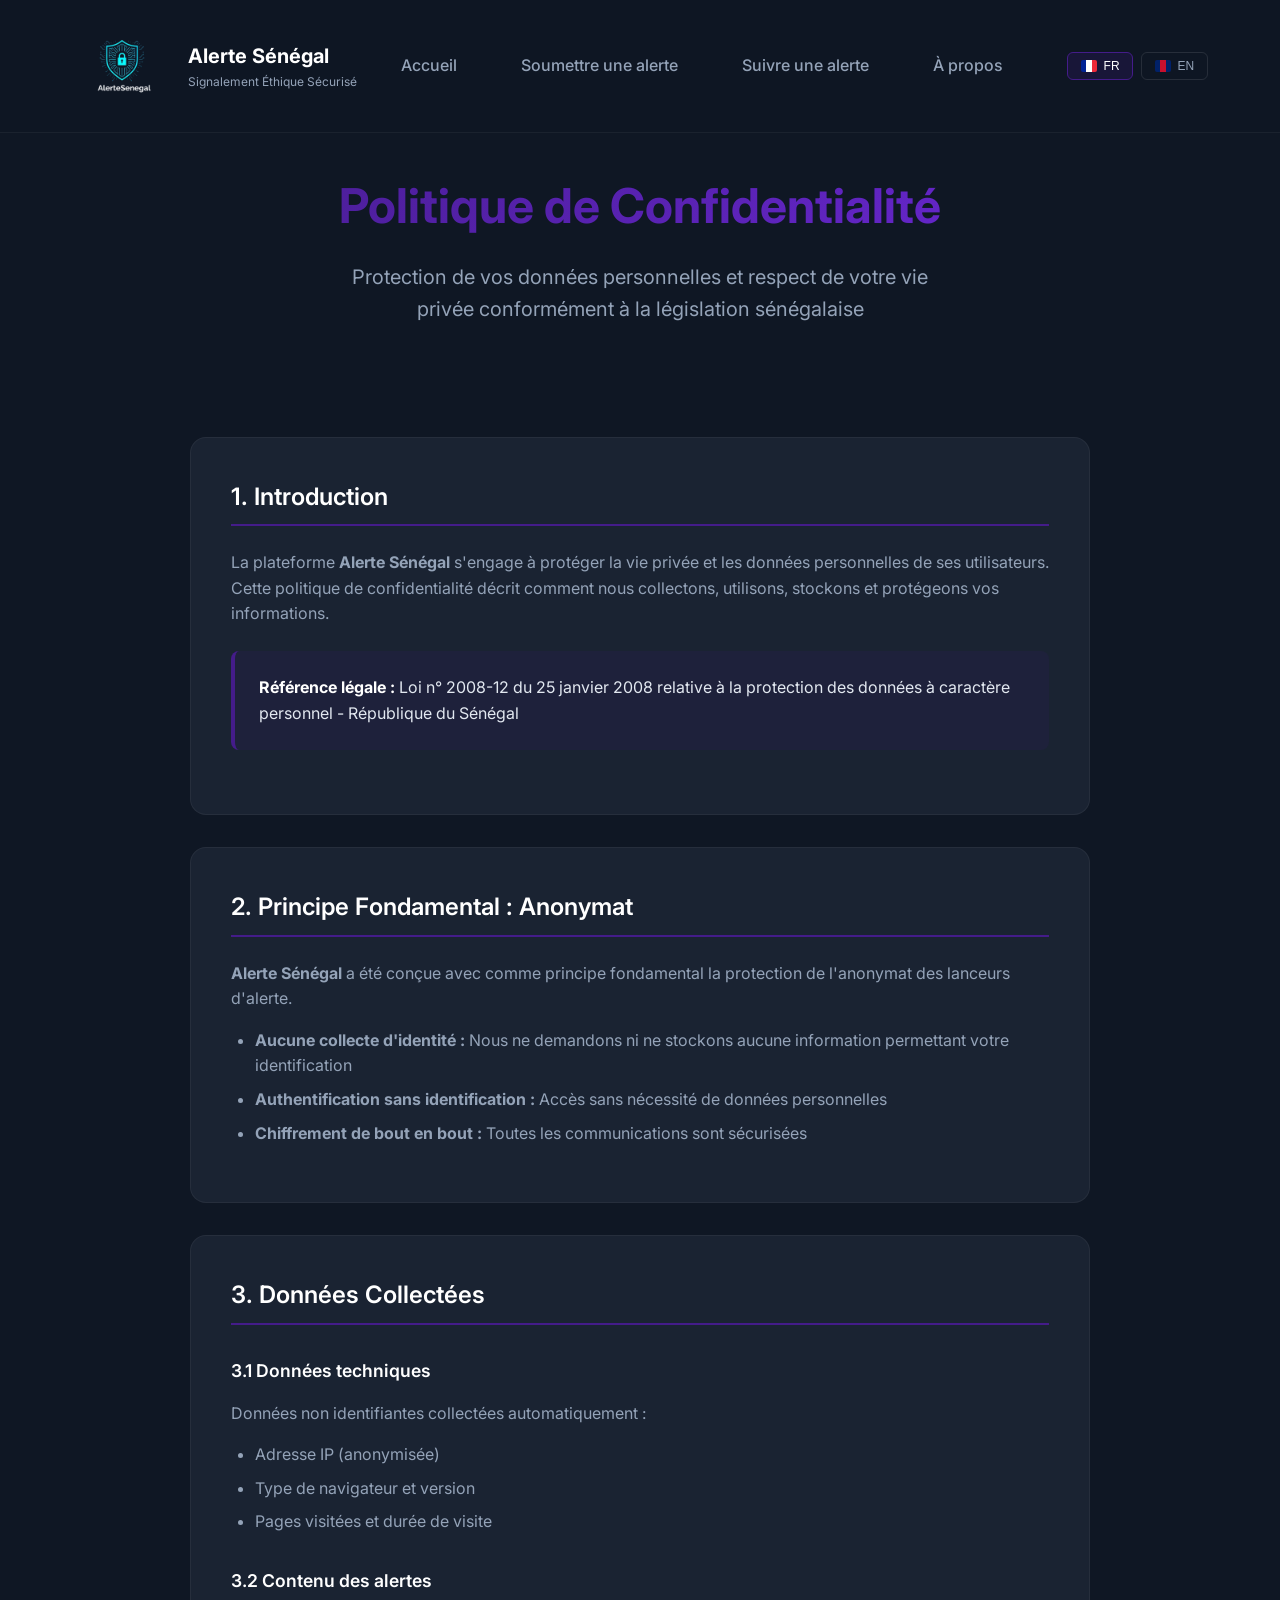
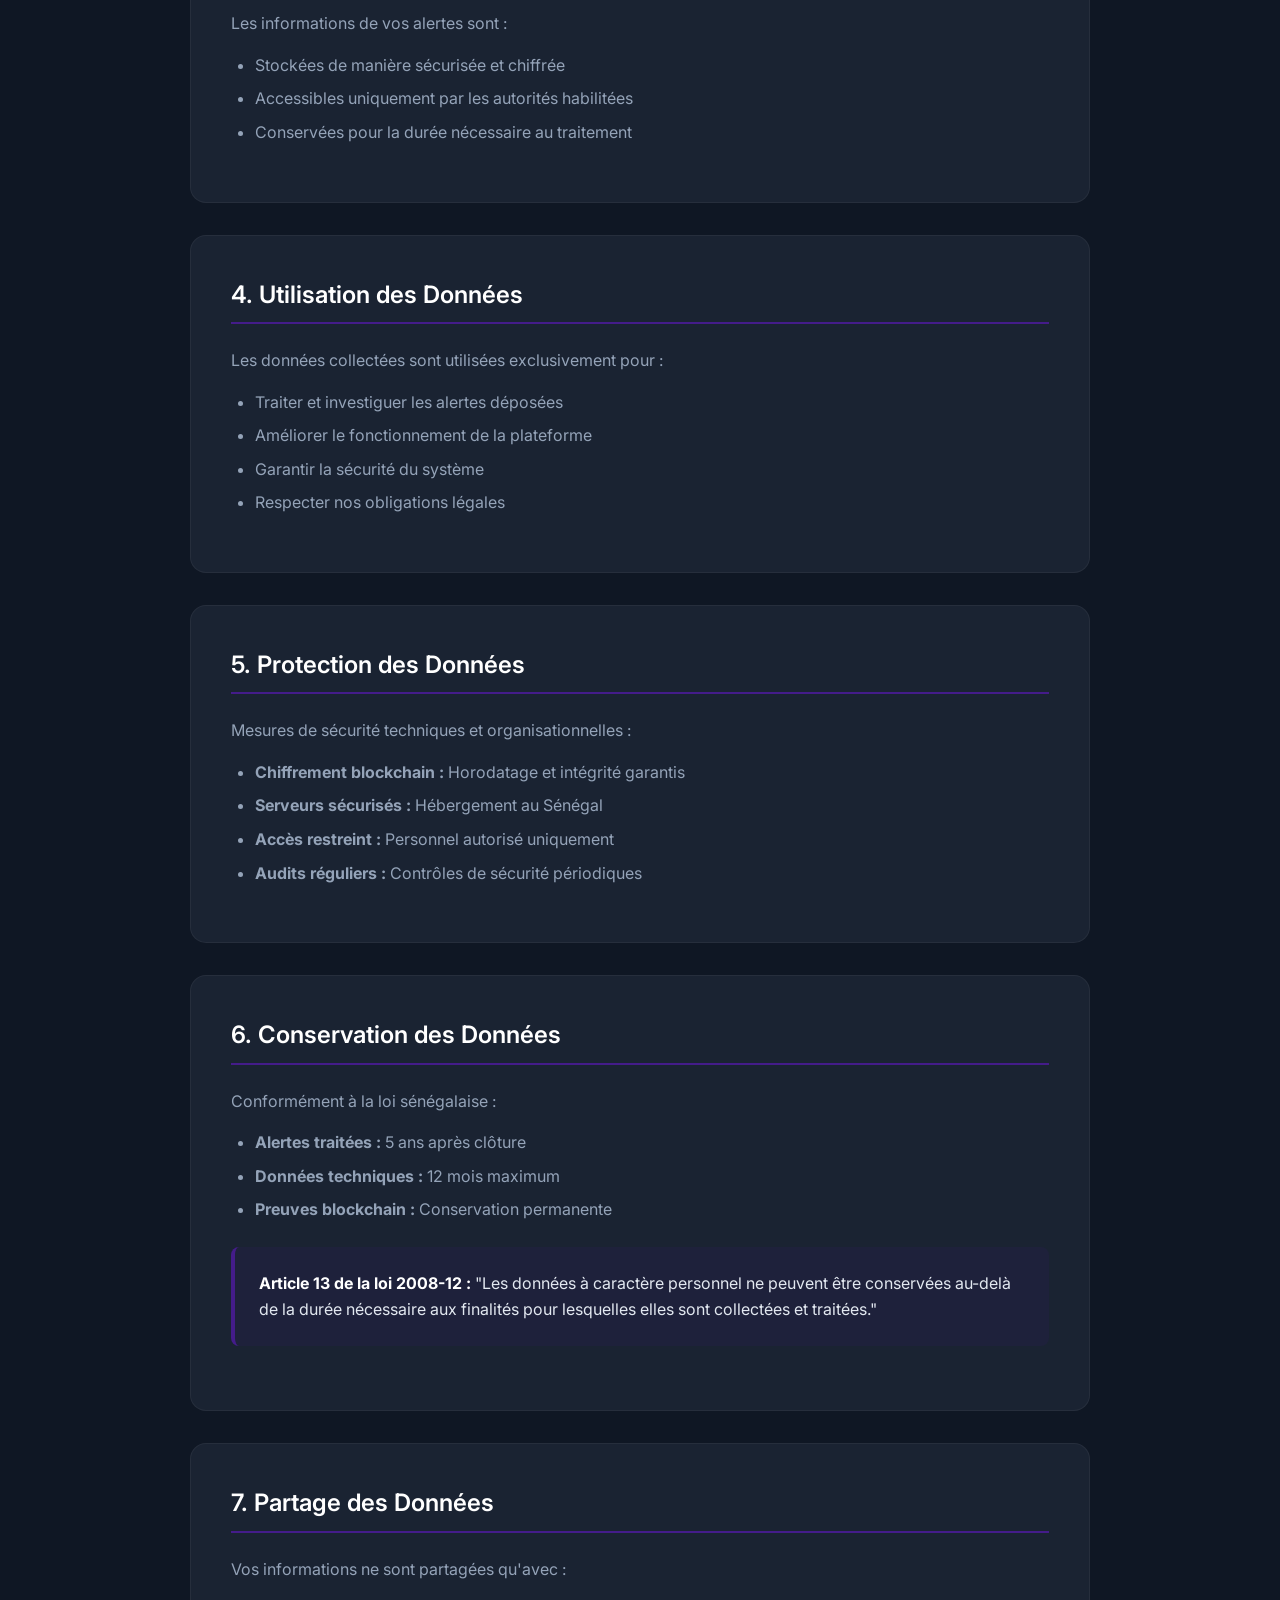
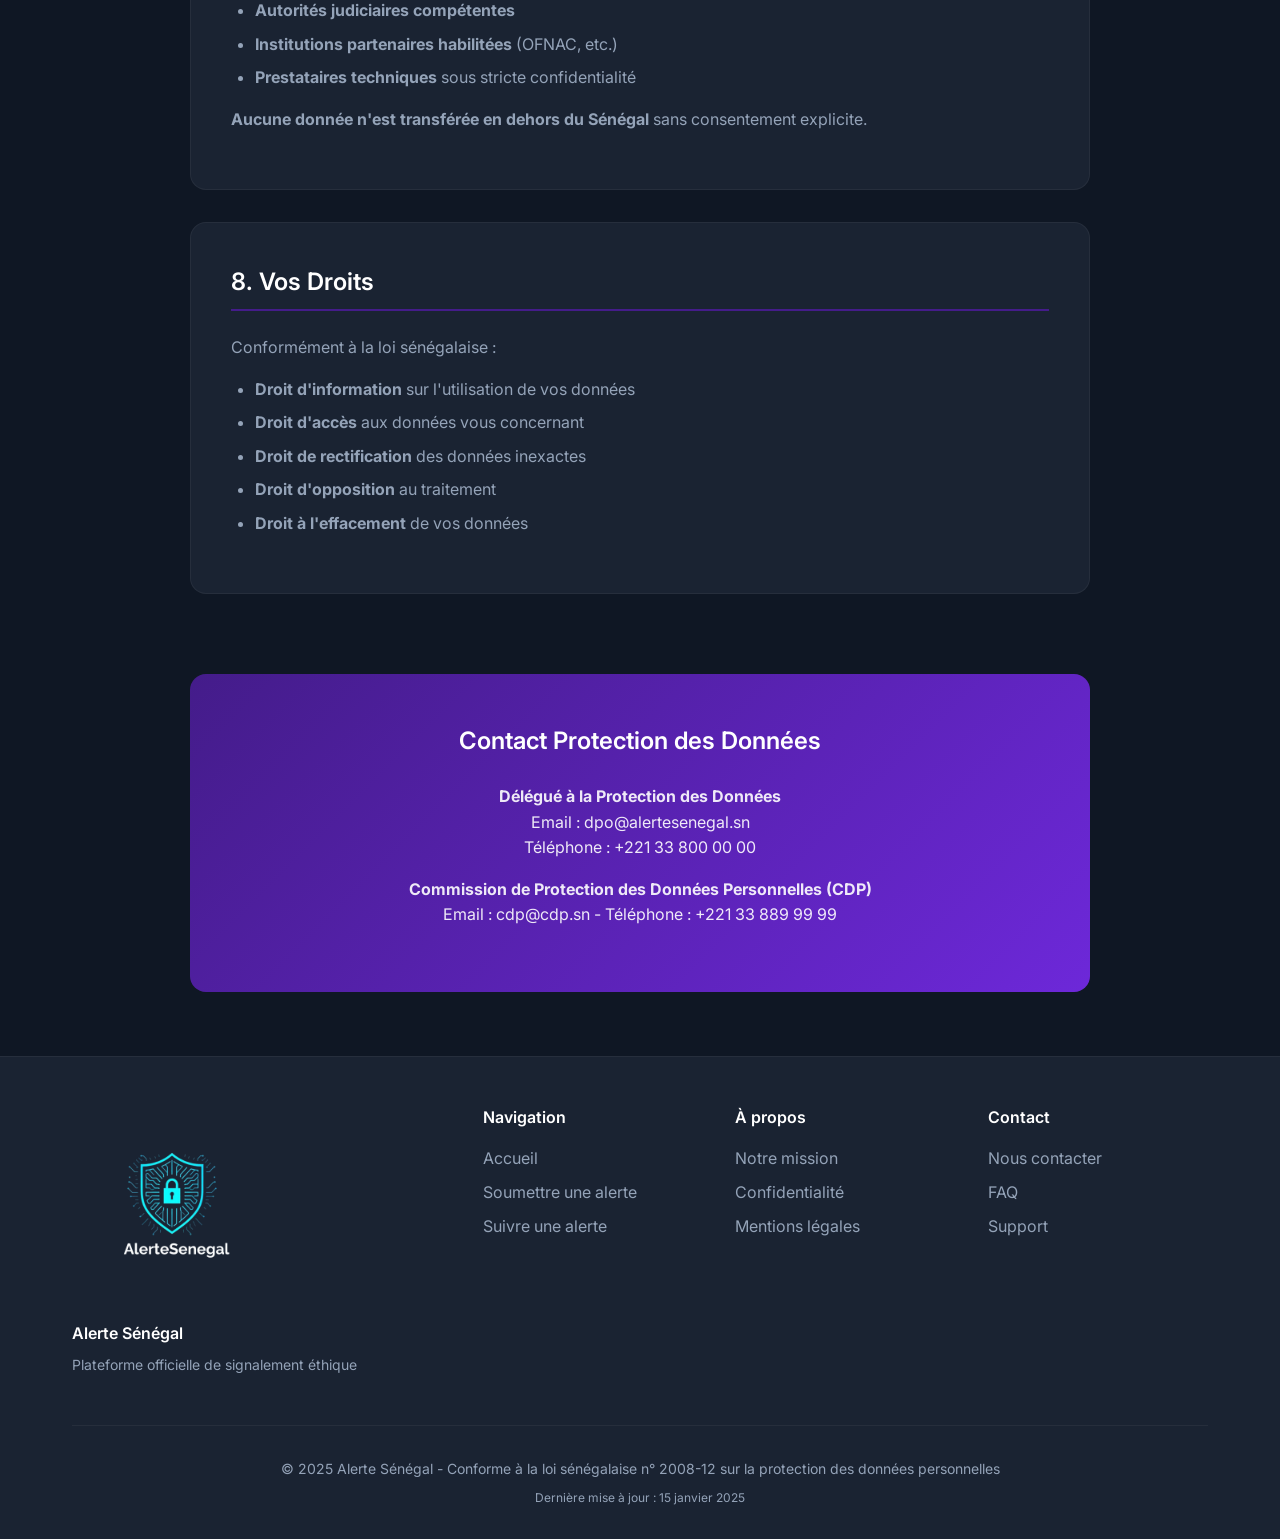
<file: alerteethics/confidentialite.html>
<!doctype html>
<html lang="fr">
<head>
  <meta charset="utf-8" />
  <meta name="viewport" content="width=device-width,initial-scale=1" />
  <title>Politique de Confidentialité - Alerte Sénégal</title>
  <meta name="description" content="Politique de confidentialité de la plateforme Alerte Sénégal - Protection des données et vie privée conformément aux lois sénégalaises." />
  <link rel="preconnect" href="https://fonts.gstatic.com" crossorigin>
  <link href="https://fonts.googleapis.com/css2?family=Inter:wght@300;400;500;600;700&display=swap" rel="stylesheet">
  <style>
    :root {
      --bg: #0f1724;
      --card: #1a2332;
      --accent: #441c8a;
      --accent-light: #6d28d9;
      --muted: #94a3b8;
      --text: #e2e8f0;
      --transition: all 0.3s ease;
    }
    
    * {
      box-sizing: border-box;
      margin: 0;
      padding: 0;
    }
    
    html, body {
      height: 100%;
      font-family: 'Inter', system-ui, -apple-system, sans-serif;
      background: var(--bg);
      color: var(--text);
      line-height: 1.6;
      -webkit-font-smoothing: antialiased;
    }
    
    /* Header */
    .site-header {
      position: fixed;
      top: 0;
      left: 0;
      right: 0;
      z-index: 1000;
      background: rgba(15, 23, 36, 0.95);
      backdrop-filter: blur(10px);
      border-bottom: 1px solid rgba(255, 255, 255, 0.05);
      padding: 1rem 0;
    }
    
    .container {
      max-width: 1200px;
      margin: 0 auto;
      padding: 0 2rem;
    }
    
    .nav {
      display: flex;
      align-items: center;
      justify-content: space-between;
    }
    
    .brand {
      display: flex;
      align-items: center;
      gap: 1rem;
    }
    
    .logo {
      width: 100px;
      height: 100px;
      transition: var(--transition);
    }
    
    .logo:hover {
      transform: scale(1.05);
    }
    
    .brand-text {
      display: flex;
      flex-direction: column;
    }
    
    .brand-name {
      font-size: 1.25rem;
      font-weight: 700;
      color: white;
    }
    
    .brand-subtitle {
      font-size: 0.75rem;
      color: var(--muted);
    }
    
    .nav-links {
      display: flex;
      gap: 2rem;
      align-items: center;
    }
    
    .nav-links a {
      color: var(--muted);
      text-decoration: none;
      font-weight: 500;
      padding: 0.5rem 1rem;
      border-radius: 8px;
      transition: var(--transition);
    }
    
    .nav-links a:hover {
      color: white;
      background: rgba(68, 28, 138, 0.1);
    }

 
    .language-selector {
      display: flex;
      gap: 0.5rem;
      margin-left: 1rem;
    }
    
    .lang-btn {
      background: transparent;
      border: 1px solid rgba(255, 255, 255, 0.1);
      color: var(--muted);
      padding: 0.4rem 0.8rem;
      border-radius: 6px;
      cursor: pointer;
      transition: var(--transition);
      font-size: 0.75rem;
      display: flex;
      align-items: center;
      gap: 0.4rem;
    }
    
    .lang-btn.active {
      background: rgba(68, 28, 138, 0.2);
      color: white;
      border-color: var(--accent);
    }
    
    .lang-btn:hover {
      background: rgba(68, 28, 138, 0.1);
      color: white;
    }
    
    .flag {
      width: 16px;
      height: 12px;
      border-radius: 2px;
      background-size: cover;
    }
    
    .flag-fr {
      background: linear-gradient(90deg, #002395 33%, white 33%, white 66%, #ED2939 66%);
    }
    
    .flag-en {
      background: linear-gradient(90deg, #012169 0%, #012169 30%, white 30%, white 34%, #C8102E 34%, #C8102E 66%, white 66%, white 70%, #012169 70%);
    }
    
    .menu-toggle {
      display: none;
      background: none;
      border: none;
      color: var(--muted);
      font-size: 1.5rem;
      cursor: pointer;
    }
    
    /* Language content */
    .lang-content {
      display: none;
    }
    
    .lang-content.active {
      display: block;
    }
    
    /* Main Content */
    .privacy-container {
      padding-top: 120px;
      padding-bottom: 4rem;
    }
    
    .privacy-header {
      text-align: center;
      margin-bottom: 4rem;
      padding: 3rem 0;
    }
    
    .privacy-title {
      font-size: 3rem;
      font-weight: 700;
      background: linear-gradient(135deg, var(--accent), var(--accent-light));
      -webkit-background-clip: text;
      -webkit-text-fill-color: transparent;
      margin-bottom: 1rem;
    }
    
    .privacy-subtitle {
      font-size: 1.25rem;
      color: var(--muted);
      max-width: 600px;
      margin: 0 auto;
    }
    
    .privacy-content {
      display: grid;
      gap: 2rem;
      max-width: 900px;
      margin: 0 auto;
    }
    
    .privacy-card {
      background: var(--card);
      padding: 2.5rem;
      border-radius: 16px;
      border: 1px solid rgba(255, 255, 255, 0.05);
      transition: var(--transition);
    }
    
    .privacy-card:hover {
      border-color: rgba(68, 28, 138, 0.3);
      transform: translateY(-2px);
    }
    
    .section-title {
      font-size: 1.5rem;
      font-weight: 600;
      color: white;
      margin-bottom: 1.5rem;
      padding-bottom: 0.5rem;
      border-bottom: 2px solid var(--accent);
    }
    
    .subsection-title {
      font-size: 1.1rem;
      font-weight: 600;
      color: white;
      margin: 2rem 0 1rem 0;
    }
    
    .privacy-text {
      color: var(--muted);
      margin-bottom: 1rem;
    }
    
    .privacy-list {
      color: var(--muted);
      margin: 1rem 0;
      padding-left: 1.5rem;
    }
    
    .privacy-list li {
      margin-bottom: 0.5rem;
    }
    
    .legal-note {
      background: rgba(68, 28, 138, 0.1);
      border-left: 4px solid var(--accent);
      padding: 1.5rem;
      margin: 1.5rem 0;
      border-radius: 8px;
    }
    
    .legal-note strong {
      color: white;
    }
    
    .contact-section {
      background: linear-gradient(135deg, var(--accent), var(--accent-light));
      padding: 3rem;
      border-radius: 16px;
      text-align: center;
      margin-top: 3rem;
    }
    
    .contact-title {
      font-size: 1.5rem;
      font-weight: 600;
      color: white;
      margin-bottom: 1.5rem;
    }
    
    .contact-info {
      color: rgba(255, 255, 255, 0.9);
      margin-bottom: 1rem;
    }
    
    /* Footer */
    .site-footer {
      background: var(--card);
      padding: 3rem 0 2rem;
      border-top: 1px solid rgba(255, 255, 255, 0.05);
    }
    
    .footer-content {
      display: grid;
      grid-template-columns: 1fr 2fr;
      gap: 3rem;
      align-items: start;
    }
    
    .footer-brand {
      display: flex;
      flex-direction: column;
      gap: 1rem;
    }
    
    .footer-logo {
      width: 200px; 
      height: auto;
    }
    
    .footer-links {
      display: grid;
      grid-template-columns: repeat(3, 1fr);
      gap: 2rem;
    }
    
    .footer-column h4 {
      color: white;
      font-size: 1rem;
      font-weight: 600;
      margin-bottom: 1rem;
    }
    
    .footer-column a {
      color: var(--muted);
      text-decoration: none;
      display: block;
      margin-bottom: 0.5rem;
      transition: var(--transition);
    }
    
    .footer-column a:hover {
      color: white;
    }
    
    .footer-bottom {
      margin-top: 3rem;
      padding-top: 2rem;
      border-top: 1px solid rgba(255, 255, 255, 0.05);
      text-align: center;
      color: var(--muted);
      font-size: 0.875rem;
    }
    
   
    .back-to-top {
      position: fixed;
      bottom: 2rem;
      right: 2rem;
      background: linear-gradient(135deg, var(--accent), var(--accent-light));
      color: white;
      width: 50px;
      height: 50px;
      border-radius: 50%;
      display: flex;
      align-items: center;
      justify-content: center;
      text-decoration: none;
      font-size: 1.25rem;
      transition: var(--transition);
      opacity: 0;
      visibility: hidden;
      box-shadow: 0 4px 12px rgba(0, 0, 0, 0.3);
    }
    
    .back-to-top.visible {
      opacity: 1;
      visibility: visible;
    }
    
    .back-to-top:hover {
      transform: translateY(-2px);
      box-shadow: 0 6px 16px rgba(0, 0, 0, 0.4);
    }
    
    /* Responsive */
    @media (max-width: 768px) {
      .container {
        padding: 0 1rem;
      }
      
      .menu-toggle {
        display: block;
      }
      
      .nav-links {
        display: none;
        position: absolute;
        top: 100%;
        left: 0;
        right: 0;
        background: var(--card);
        flex-direction: column;
        padding: 1rem;
        border-bottom: 1px solid rgba(255, 255, 255, 0.05);
        gap: 1rem;
      }
      
      .nav-links.active {
        display: flex;
      }
      
      .language-selector {
        margin-left: 0;
        justify-content: center;
      }
      
      .privacy-title {
        font-size: 2rem;
      }
      
      .privacy-card {
        padding: 1.5rem;
      }
      
      .footer-content {
        grid-template-columns: 1fr;
        gap: 2rem;
      }
      
      .footer-links {
        grid-template-columns: 1fr;
        gap: 1.5rem;
      }
      
      .footer-logo {
        width: 100px; 
      }
      
      .contact-section {
        padding: 2rem 1.5rem;
      }
    }
  </style>
</head>
<body>
  <header class="site-header">
    <div class="container">
      <nav class="nav">
        <div class="brand">
          <img src="image/logoofficielle.png" alt="Alerte Sénégal" class="logo">
          
        <div class="brand-text">
            <div class="brand-name">Alerte Sénégal</div>
            <div class="brand-subtitle">Signalement Éthique Sécurisé</div>
          </div>
        </div>
        <button class="menu-toggle" id="menuToggle">☰</button>
        
        <div class="nav-links" id="navLinks">
          <a href="index.html">Accueil</a>
          <a href="soumettre.php">Soumettre une alerte</a>
          <a href="suivi.php">Suivre une alerte</a>
          <a href="apropos.html">À propos</a>
         
          <div class="language-selector">
            <button class="lang-btn active" data-lang="fr">
              <div class="flag flag-fr"></div>
              FR
            </button>
            <button class="lang-btn" data-lang="en">
              <div class="flag flag-en"></div>
              EN
            </button>
          </div>
        </div>
      </nav>
    </div>
  </header>

  <main class="container privacy-container">
    
    <div class="lang-content active" data-lang="fr">
      <div class="privacy-header">
        <h1 class="privacy-title">Politique de Confidentialité</h1>
        <p class="privacy-subtitle">Protection de vos données personnelles et respect de votre vie privée conformément à la législation sénégalaise</p>
      </div>

      <div class="privacy-content">
        <section class="privacy-card">
          <h2 class="section-title">1. Introduction</h2>
          <p class="privacy-text">La plateforme <strong>Alerte Sénégal</strong> s'engage à protéger la vie privée et les données personnelles de ses utilisateurs. Cette politique de confidentialité décrit comment nous collectons, utilisons, stockons et protégeons vos informations.</p>
          
          <div class="legal-note">
            <p><strong>Référence légale :</strong> Loi n° 2008-12 du 25 janvier 2008 relative à la protection des données à caractère personnel - République du Sénégal</p>
          </div>
        </section>

        <section class="privacy-card">
          <h2 class="section-title">2. Principe Fondamental : Anonymat</h2>
          <p class="privacy-text"><strong>Alerte Sénégal</strong> a été conçue avec comme principe fondamental la protection de l'anonymat des lanceurs d'alerte.</p>
          <ul class="privacy-list">
            <li><strong>Aucune collecte d'identité :</strong> Nous ne demandons ni ne stockons aucune information permettant votre identification</li>
            <li><strong>Authentification sans identification :</strong> Accès sans nécessité de données personnelles</li>
            <li><strong>Chiffrement de bout en bout :</strong> Toutes les communications sont sécurisées</li>
          </ul>
        </section>

        <section class="privacy-card">
          <h2 class="section-title">3. Données Collectées</h2>
          
          <h3 class="subsection-title">3.1 Données techniques</h3>
          <p class="privacy-text">Données non identifiantes collectées automatiquement :</p>
          <ul class="privacy-list">
            <li>Adresse IP (anonymisée)</li>
            <li>Type de navigateur et version</li>
            <li>Pages visitées et durée de visite</li>
          </ul>

          <h3 class="subsection-title">3.2 Contenu des alertes</h3>
          <p class="privacy-text">Les informations de vos alertes sont :</p>
          <ul class="privacy-list">
            <li>Stockées de manière sécurisée et chiffrée</li>
            <li>Accessibles uniquement par les autorités habilitées</li>
            <li>Conservées pour la durée nécessaire au traitement</li>
          </ul>
        </section>

        <section class="privacy-card">
          <h2 class="section-title">4. Utilisation des Données</h2>
          <p class="privacy-text">Les données collectées sont utilisées exclusivement pour :</p>
          <ul class="privacy-list">
            <li>Traiter et investiguer les alertes déposées</li>
            <li>Améliorer le fonctionnement de la plateforme</li>
            <li>Garantir la sécurité du système</li>
            <li>Respecter nos obligations légales</li>
          </ul>
        </section>

        <section class="privacy-card">
          <h2 class="section-title">5. Protection des Données</h2>
          <p class="privacy-text">Mesures de sécurité techniques et organisationnelles :</p>
          <ul class="privacy-list">
            <li><strong>Chiffrement blockchain :</strong> Horodatage et intégrité garantis</li>
            <li><strong>Serveurs sécurisés :</strong> Hébergement au Sénégal</li>
            <li><strong>Accès restreint :</strong> Personnel autorisé uniquement</li>
            <li><strong>Audits réguliers :</strong> Contrôles de sécurité périodiques</li>
          </ul>
        </section>

        <section class="privacy-card">
          <h2 class="section-title">6. Conservation des Données</h2>
          <p class="privacy-text">Conformément à la loi sénégalaise :</p>
          <ul class="privacy-list">
            <li><strong>Alertes traitées :</strong> 5 ans après clôture</li>
            <li><strong>Données techniques :</strong> 12 mois maximum</li>
            <li><strong>Preuves blockchain :</strong> Conservation permanente</li>
          </ul>
          
          <div class="legal-note">
            <p><strong>Article 13 de la loi 2008-12 :</strong> "Les données à caractère personnel ne peuvent être conservées au-delà de la durée nécessaire aux finalités pour lesquelles elles sont collectées et traitées."</p>
          </div>
        </section>

        <section class="privacy-card">
          <h2 class="section-title">7. Partage des Données</h2>
          <p class="privacy-text">Vos informations ne sont partagées qu'avec :</p>
          <ul class="privacy-list">
            <li><strong>Autorités judiciaires compétentes</strong></li>
            <li><strong>Institutions partenaires habilitées</strong> (OFNAC, etc.)</li>
            <li><strong>Prestataires techniques</strong> sous stricte confidentialité</li>
          </ul>
          <p class="privacy-text"><strong>Aucune donnée n'est transférée en dehors du Sénégal</strong> sans consentement explicite.</p>
        </section>

        <section class="privacy-card">
          <h2 class="section-title">8. Vos Droits</h2>
          <p class="privacy-text">Conformément à la loi sénégalaise :</p>
          <ul class="privacy-list">
            <li><strong>Droit d'information</strong> sur l'utilisation de vos données</li>
            <li><strong>Droit d'accès</strong> aux données vous concernant</li>
            <li><strong>Droit de rectification</strong> des données inexactes</li>
            <li><strong>Droit d'opposition</strong> au traitement</li>
            <li><strong>Droit à l'effacement</strong> de vos données</li>
          </ul>
        </section>

        <section class="contact-section">
          <h3 class="contact-title">Contact Protection des Données</h3>
          <p class="contact-info">
            <strong>Délégué à la Protection des Données</strong><br>
            Email : dpo@alertesenegal.sn<br>
            Téléphone : +221 33 800 00 00
          </p>
          <p class="contact-info">
            <strong>Commission de Protection des Données Personnelles (CDP)</strong><br>
            Email : cdp@cdp.sn - Téléphone : +221 33 889 99 99
          </p>
        </section>
      </div>
    </div>

    
    <div class="lang-content" data-lang="en">
      <div class="privacy-header">
        <h1 class="privacy-title">Privacy Policy</h1>
        <p class="privacy-subtitle">Protection of your personal data and respect for your privacy in accordance with Senegalese legislation</p>
      </div>

      <div class="privacy-content">
        <section class="privacy-card">
          <h2 class="section-title">1. Introduction</h2>
          <p class="privacy-text">The <strong>Alerte Sénégal</strong> platform is committed to protecting the privacy and personal data of its users. This privacy policy describes how we collect, use, store and protect your information.</p>
          
          <div class="legal-note">
            <p><strong>Legal reference:</strong> Law No. 2008-12 of January 25, 2008 on the protection of personal data - Republic of Senegal</p>
          </div>
        </section>

        <section class="privacy-card">
          <h2 class="section-title">2. Fundamental Principle: Anonymity</h2>
          <p class="privacy-text"><strong>Alerte Sénégal</strong> was designed with the fundamental principle of protecting the anonymity of whistleblowers.</p>
          <ul class="privacy-list">
            <li><strong>No identity collection:</strong> We do not request or store any information that could identify you</li>
            <li><strong>Authentication without identification:</strong> Access without requiring personal data</li>
            <li><strong>End-to-end encryption:</strong> All communications are secured</li>
          </ul>
        </section>

        <section class="privacy-card">
          <h2 class="section-title">3. Data Collected</h2>
          
          <h3 class="subsection-title">3.1 Technical data</h3>
          <p class="privacy-text">Non-identifying data collected automatically:</p>
          <ul class="privacy-list">
            <li>IP address (anonymized)</li>
            <li>Browser type and version</li>
            <li>Pages visited and visit duration</li>
          </ul>

          <h3 class="subsection-title">3.2 Alert content</h3>
          <p class="privacy-text">Information from your alerts is:</p>
          <ul class="privacy-list">
            <li>Stored securely and encrypted</li>
            <li>Accessible only to authorized authorities</li>
            <li>Retained for the time necessary for processing</li>
          </ul>
        </section>

        <section class="privacy-card">
          <h2 class="section-title">4. Data Usage</h2>
          <p class="privacy-text">Collected data is used exclusively for:</p>
          <ul class="privacy-list">
            <li>Processing and investigating submitted alerts</li>
            <li>Improving platform functionality</li>
            <li>Ensuring system security</li>
            <li>Complying with our legal obligations</li>
          </ul>
        </section>

        <section class="privacy-card">
          <h2 class="section-title">5. Data Protection</h2>
          <p class="privacy-text">Technical and organizational security measures:</p>
          <ul class="privacy-list">
            <li><strong>Blockchain encryption:</strong> Guaranteed timestamping and integrity</li>
            <li><strong>Secure servers:</strong> Hosting in Senegal</li>
            <li><strong>Restricted access:</strong> Authorized personnel only</li>
            <li><strong>Regular audits:</strong> Periodic security controls</li>
          </ul>
        </section>

        <section class="privacy-card">
          <h2 class="section-title">6. Data Retention</h2>
          <p class="privacy-text">In accordance with Senegalese law:</p>
          <ul class="privacy-list">
            <li><strong>Processed alerts:</strong> 5 years after closure</li>
            <li><strong>Technical data:</strong> Maximum 12 months</li>
            <li><strong>Blockchain evidence:</strong> Permanent retention</li>
          </ul>
          
          <div class="legal-note">
            <p><strong>Article 13 of Law 2008-12:</strong> "Personal data may not be kept beyond the period necessary for the purposes for which it is collected and processed."</p>
          </div>
        </section>

        <section class="privacy-card">
          <h2 class="section-title">7. Data Sharing</h2>
          <p class="privacy-text">Your information is only shared with:</p>
          <ul class="privacy-list">
            <li><strong>Competent judicial authorities</strong></li>
            <li><strong>Authorized partner institutions</strong> (OFNAC, etc.)</li>
            <li><strong>Technical providers</strong> under strict confidentiality</li>
          </ul>
          <p class="privacy-text"><strong>No data is transferred outside Senegal</strong> without explicit consent.</p>
        </section>

        <section class="privacy-card">
          <h2 class="section-title">8. Your Rights</h2>
          <p class="privacy-text">In accordance with Senegalese law:</p>
          <ul class="privacy-list">
            <li><strong>Right to information</strong> about the use of your data</li>
            <li><strong>Right of access</strong> to your data</li>
            <li><strong>Right to rectification</strong> of inaccurate data</li>
            <li><strong>Right to object</strong> to processing</li>
            <li><strong>Right to erasure</strong> of your data</li>
          </ul>
        </section>

        <section class="contact-section">
          <h3 class="contact-title">Data Protection Contact</h3>
          <p class="contact-info">
            <strong>Data Protection Officer</strong><br>
            Email: dpo@alertesenegal.sn<br>
            Phone: +221 33 800 00 00
          </p>
          <p class="contact-info">
            <strong>Personal Data Protection Commission (CDP)</strong><br>
            Email: cdp@cdp.sn - Phone: +221 33 889 99 99
          </p>
        </section>
      </div>
    </div>
  </main>

  <footer class="site-footer">
    <div class="container">
      <div class="footer-content">
        <div class="footer-brand">
          <img src="image/logoofficielle.png" alt="Alerte Sénégal" class="footer-logo">
          <div>
            <div style="color: white; font-weight: 600; margin-bottom: 0.5rem;">Alerte Sénégal</div>
            <div style="color: var(--muted); font-size: 0.875rem;">Plateforme officielle de signalement éthique</div>
          </div>
        </div>
        
        <div class="footer-links">
          <div class="footer-column">
            <h4>Navigation</h4>
            <a href="index.html">Accueil</a>
            <a href="soumettre.php">Soumettre une alerte</a>
            <a href="suivi.php">Suivre une alerte</a>
          </div>
          
          <div class="footer-column">
            <h4>À propos</h4>
            <a href="apropos.html">Notre mission</a>
            <a href="confidentialite.html">Confidentialité</a>
            <a href="mentions-legales.html">Mentions légales</a>
          </div>
          
          <div class="footer-column">
            <h4>Contact</h4>
            <a href="contact.html">Nous contacter</a>
            <a href="faq.html">FAQ</a>
            <a href="support.html">Support</a>
          </div>
        </div>
      </div>
      
      <div class="footer-bottom">
        <p>© 2025 Alerte Sénégal - Conforme à la loi sénégalaise n° 2008-12 sur la protection des données personnelles</p>
        <p style="margin-top: 0.5rem; font-size: 0.75rem;">Dernière mise à jour : 15 janvier 2025</p>
      </div>
    </div>
  </footer>

  <a href="#" class="back-to-top" id="backToTop">↑</a>

  <script>
  
    const menuToggle = document.getElementById('menuToggle');
    const navLinks = document.getElementById('navLinks');
    
    menuToggle.addEventListener('click', () => {
      navLinks.classList.toggle('active');
    });

   
    const backToTop = document.getElementById('backToTop');
    
    window.addEventListener('scroll', () => {
      if (window.pageYOffset > 300) {
        backToTop.classList.add('visible');
      } else {
        backToTop.classList.remove('visible');
      }
    });

    backToTop.addEventListener('click', (e) => {
      e.preventDefault();
      window.scrollTo({ top: 0, behavior: 'smooth' });
    });

    const langButtons = document.querySelectorAll('.lang-btn');
    const langContents = document.querySelectorAll('.lang-content');
    
    langButtons.forEach(button => {
      button.addEventListener('click', () => {
        const lang = button.getAttribute('data-lang');
        
        
        langButtons.forEach(btn => btn.classList.remove('active'));
        button.classList.add('active');
        
        
        langContents.forEach(content => {
          content.classList.remove('active');
          if (content.getAttribute('data-lang') === lang) {
            content.classList.add('active');
          }
        });
      });
    });

   
    document.querySelectorAll('.nav-links a').forEach(link => {
      link.addEventListener('click', () => {
        navLinks.classList.remove('active');
      });
    });
  </script>
</body>
</html>
</file>
